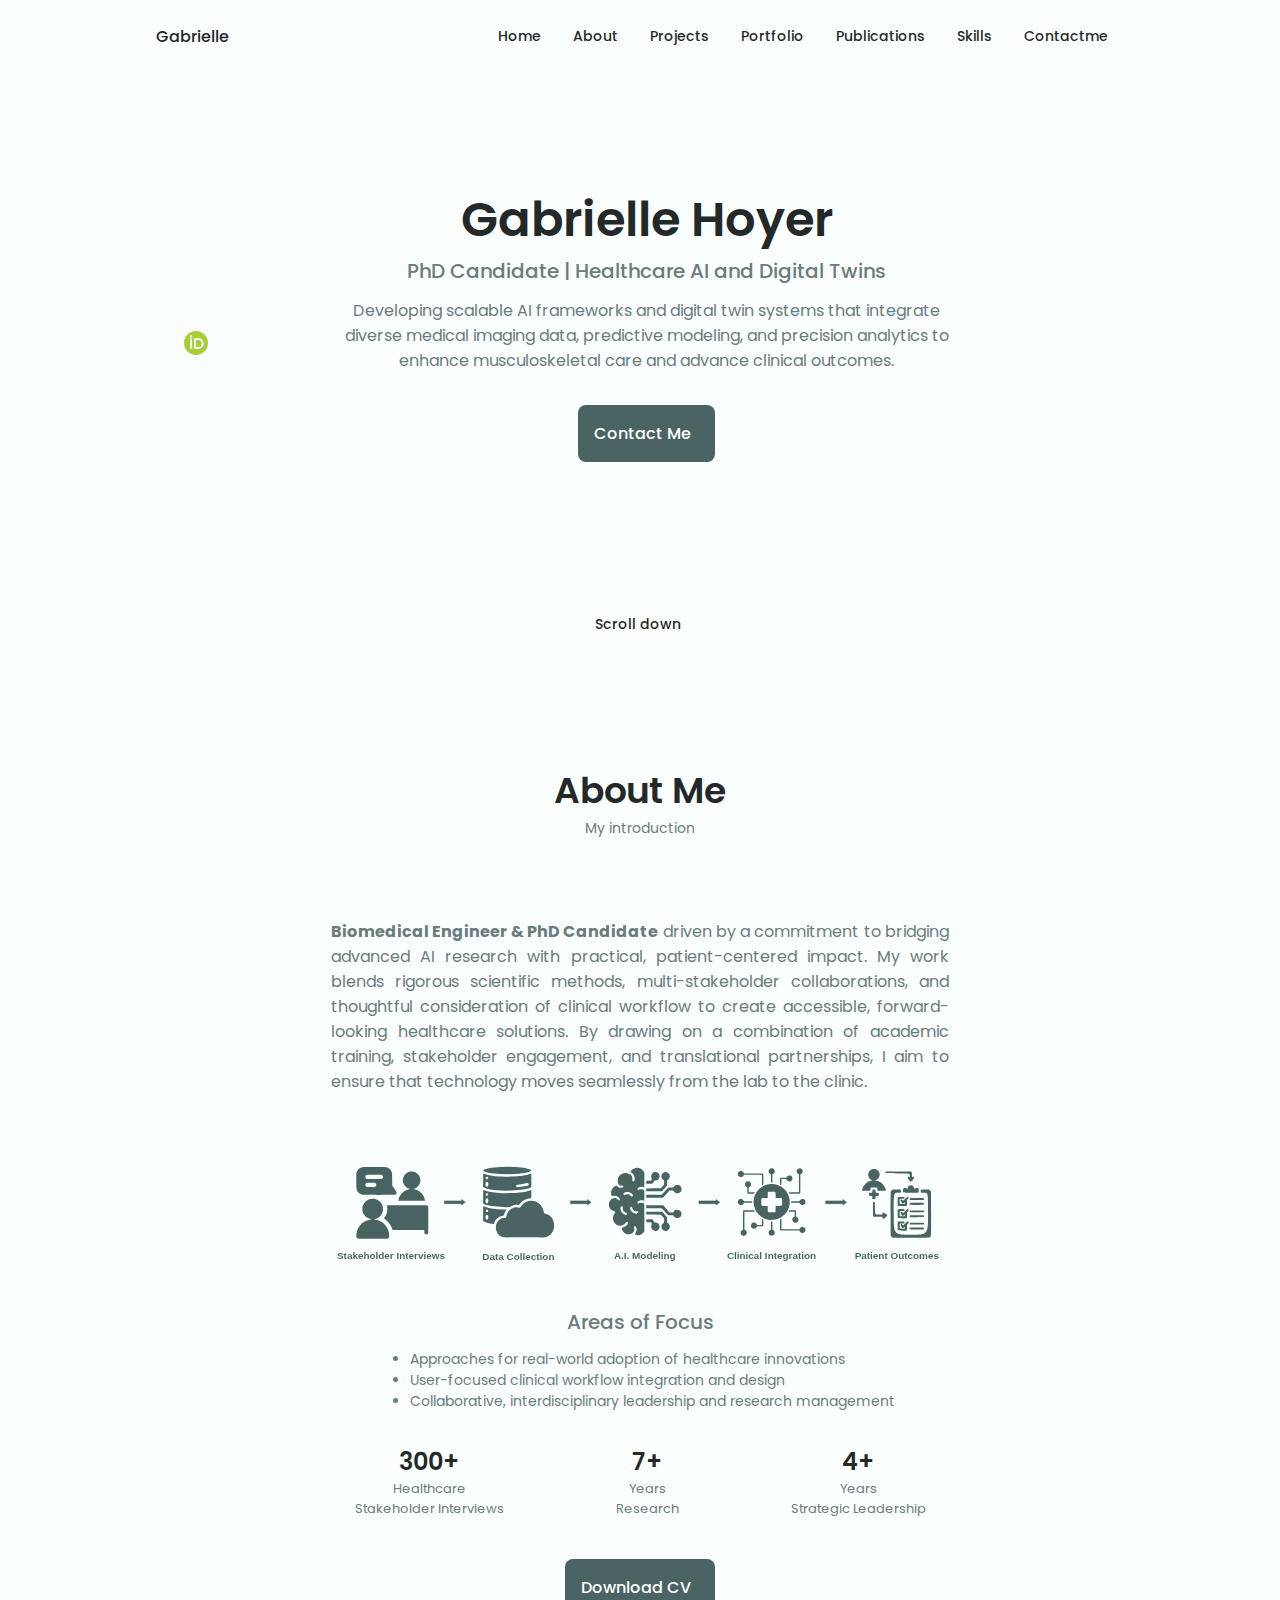
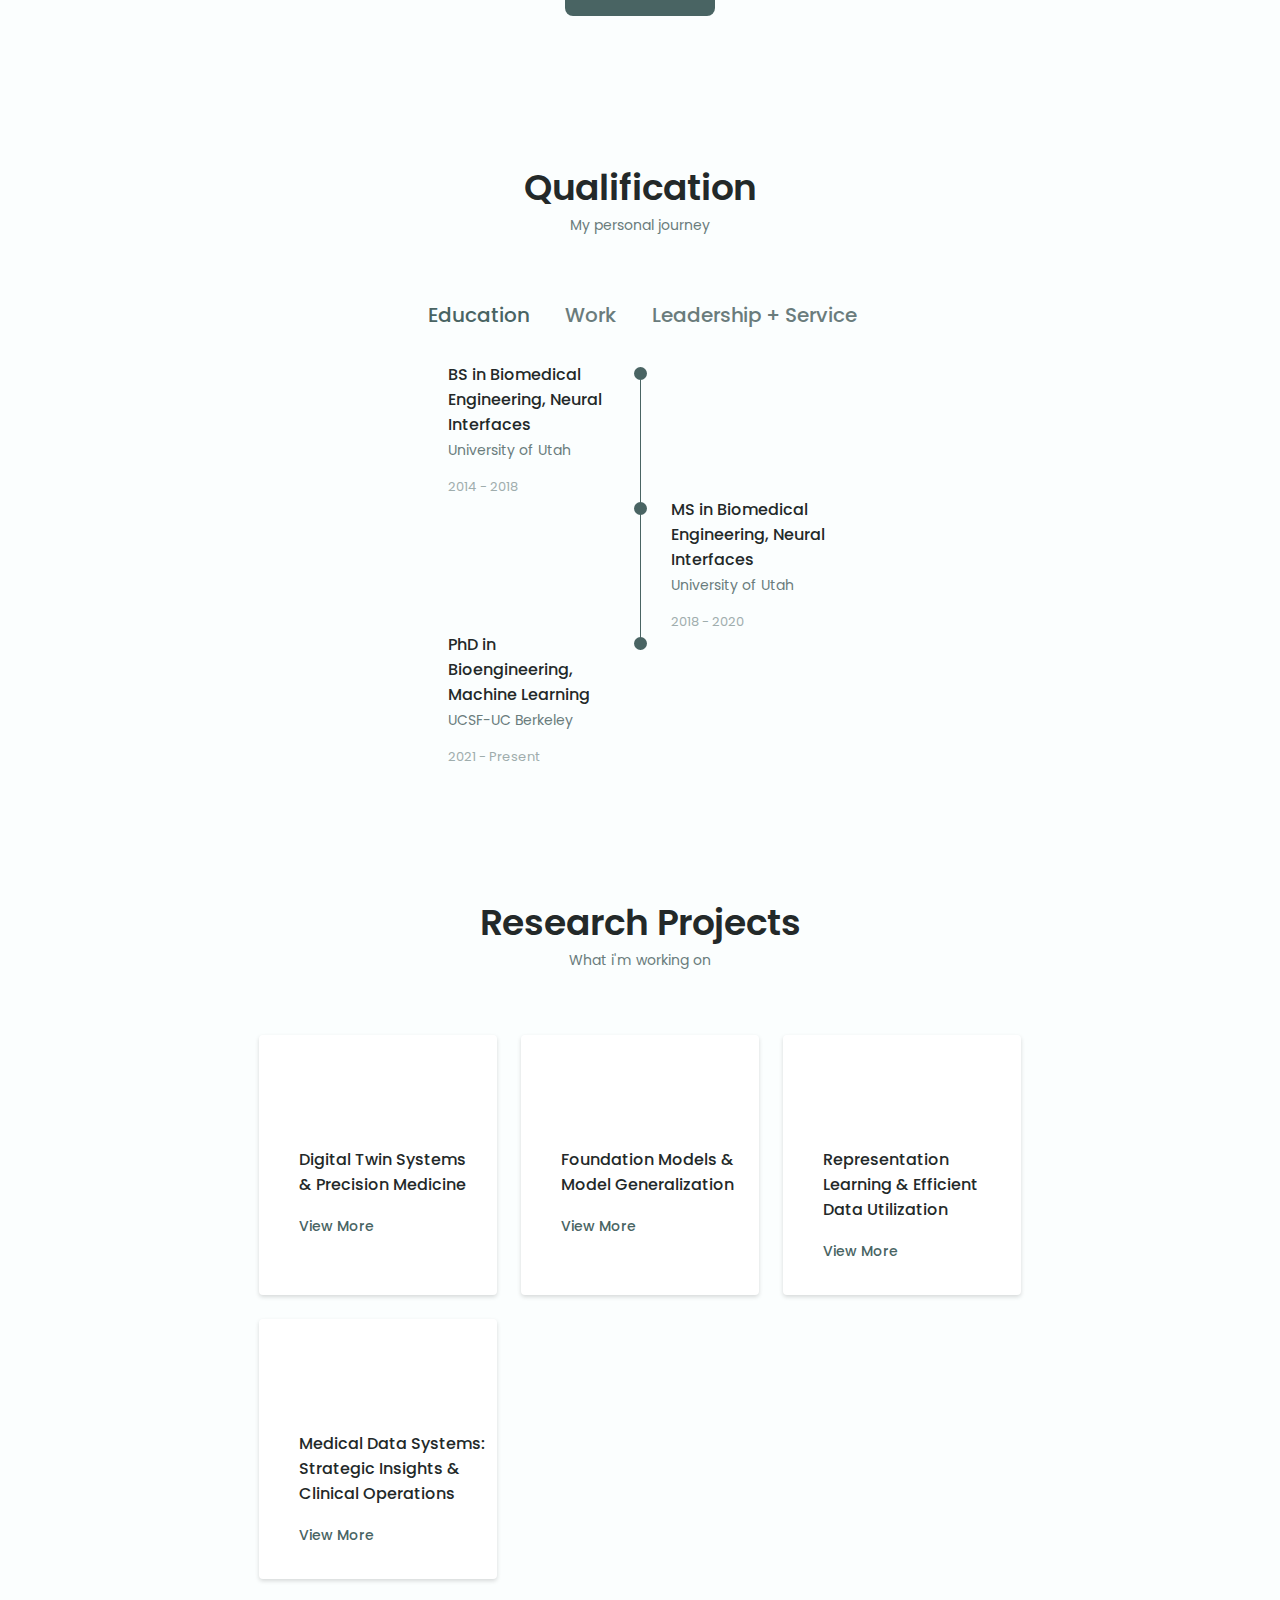
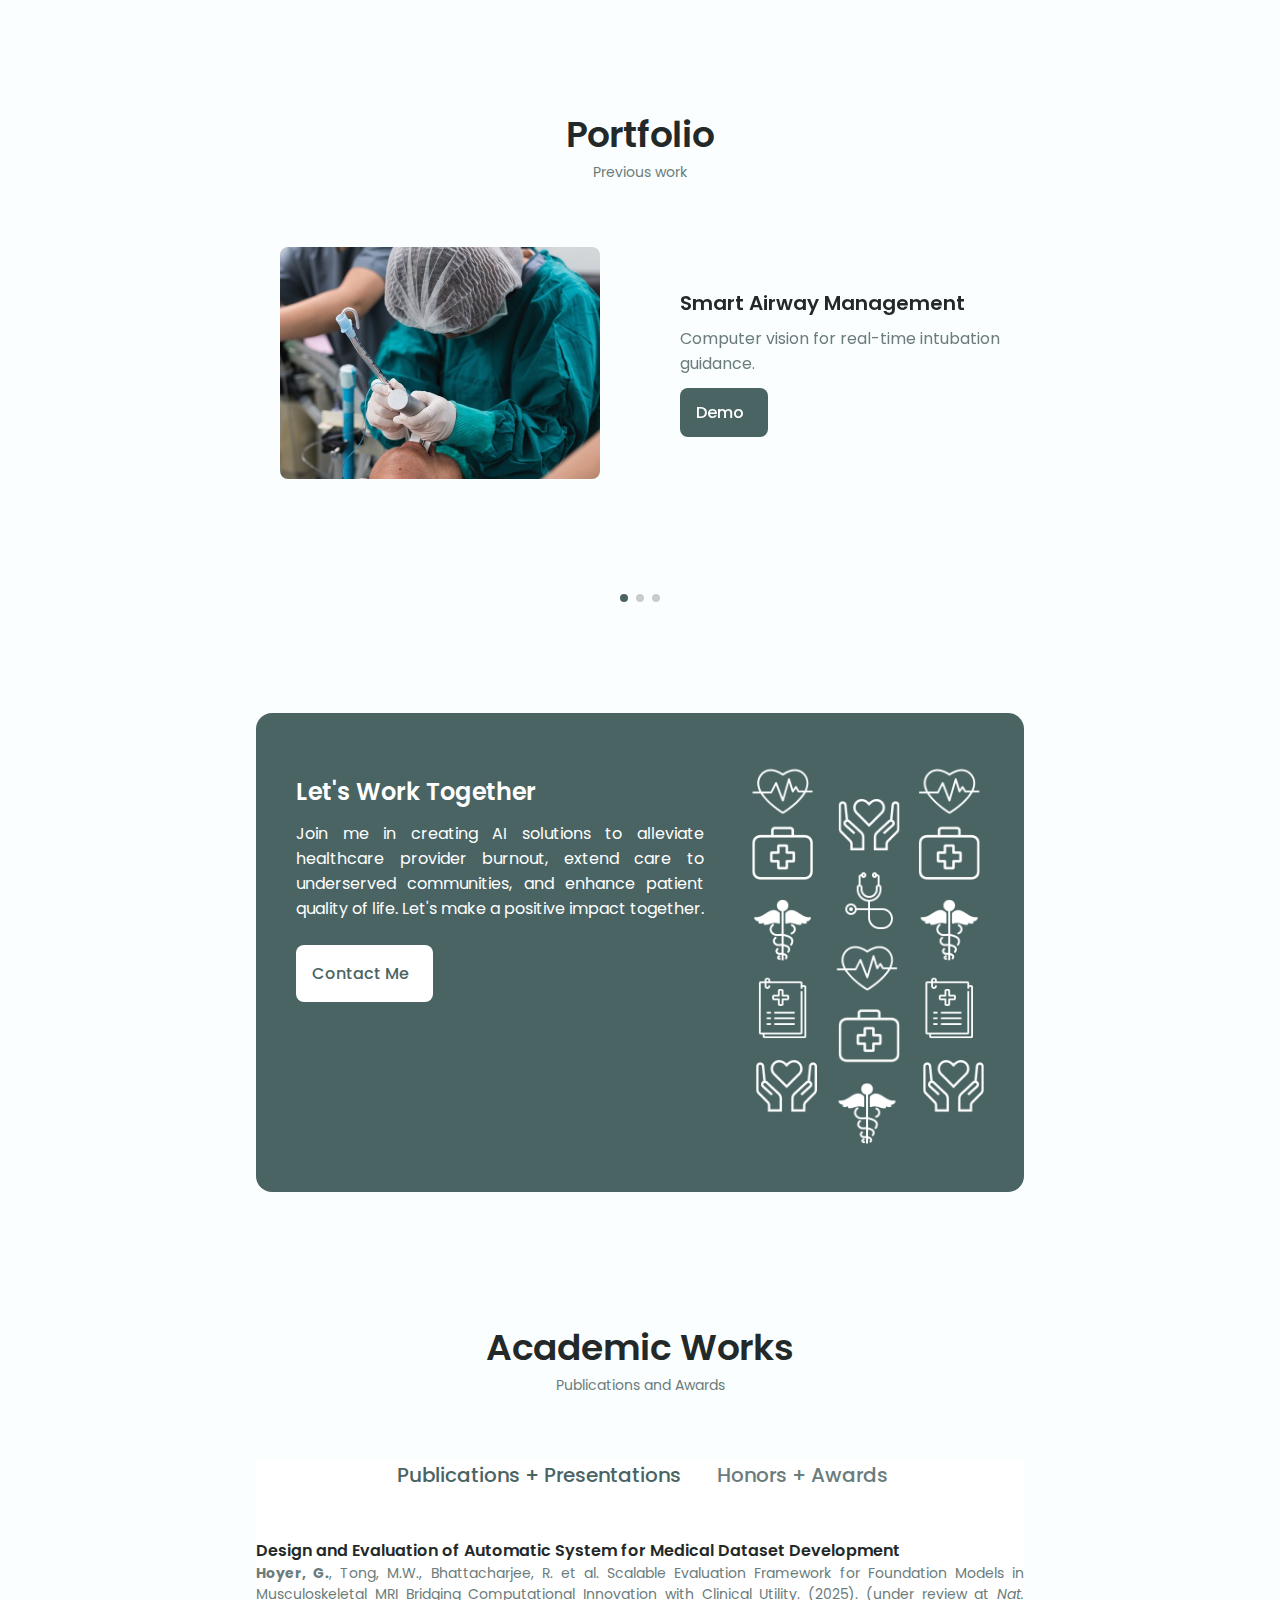
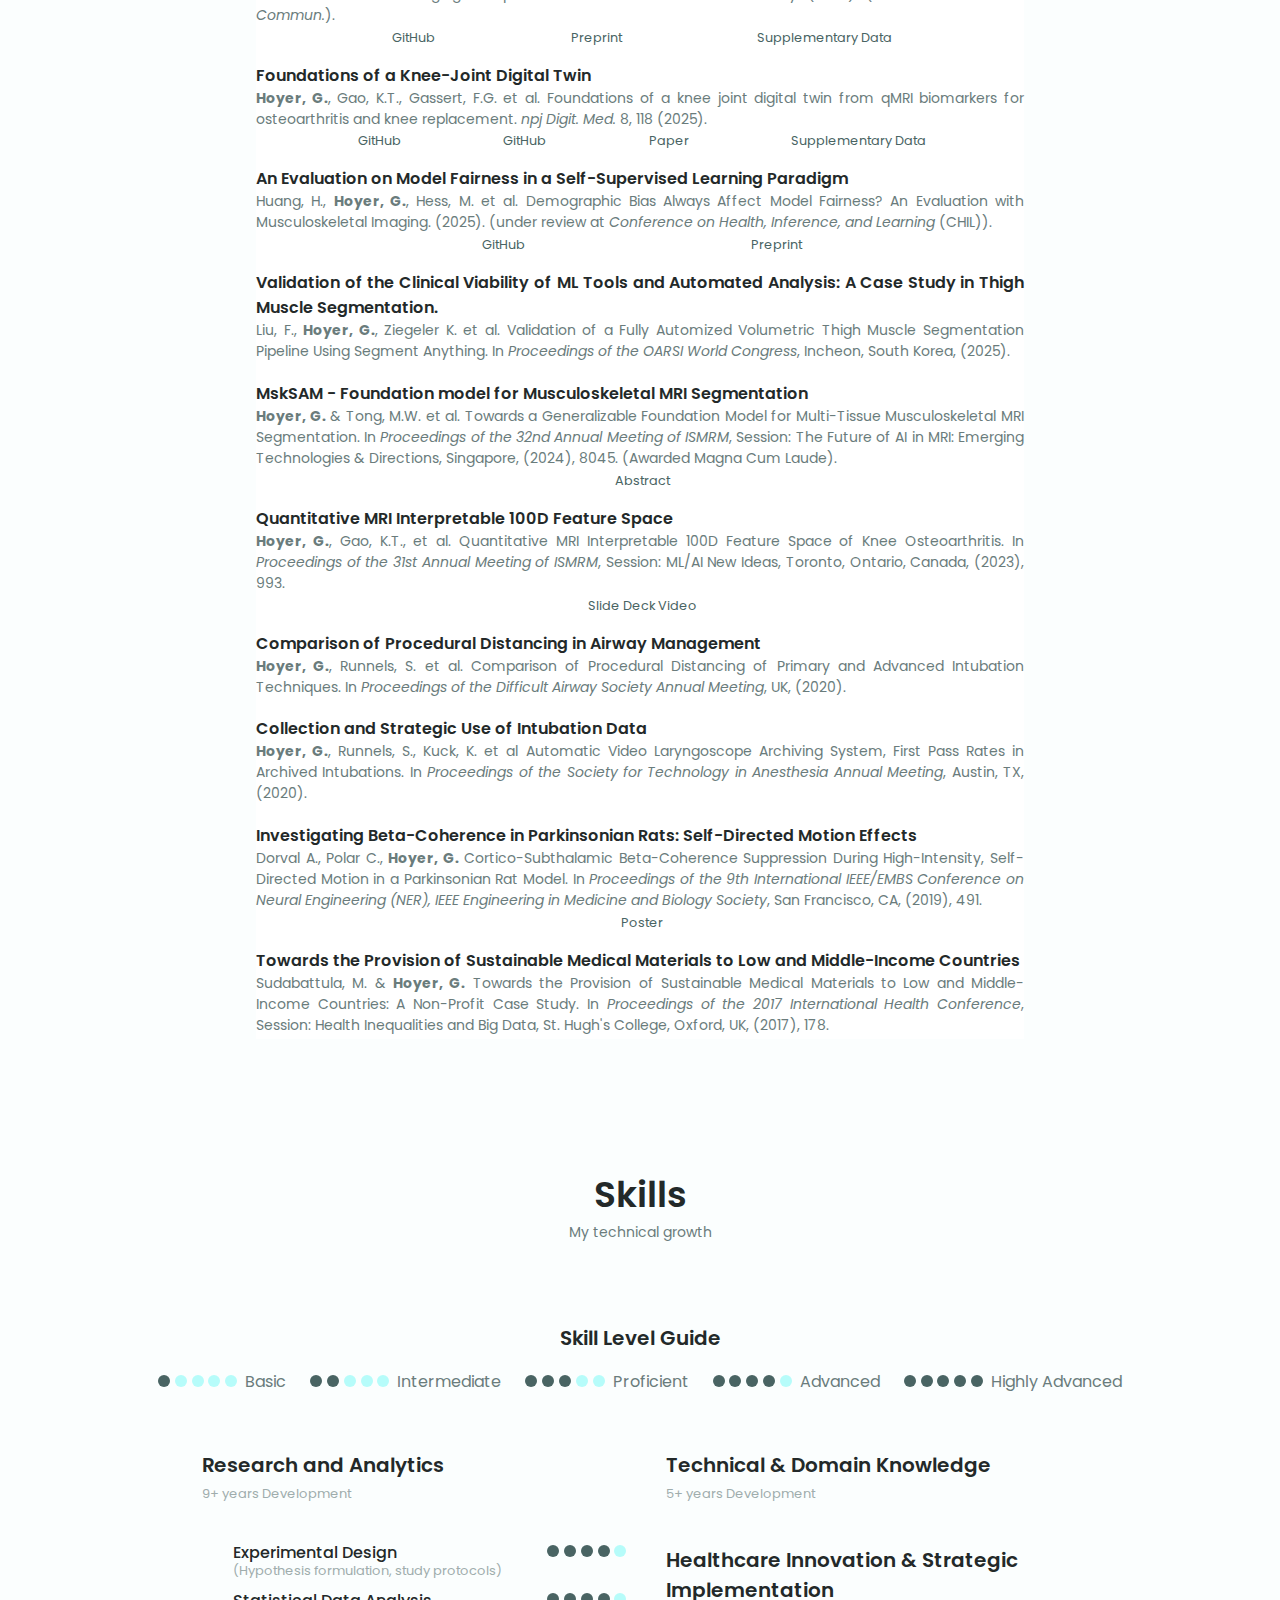
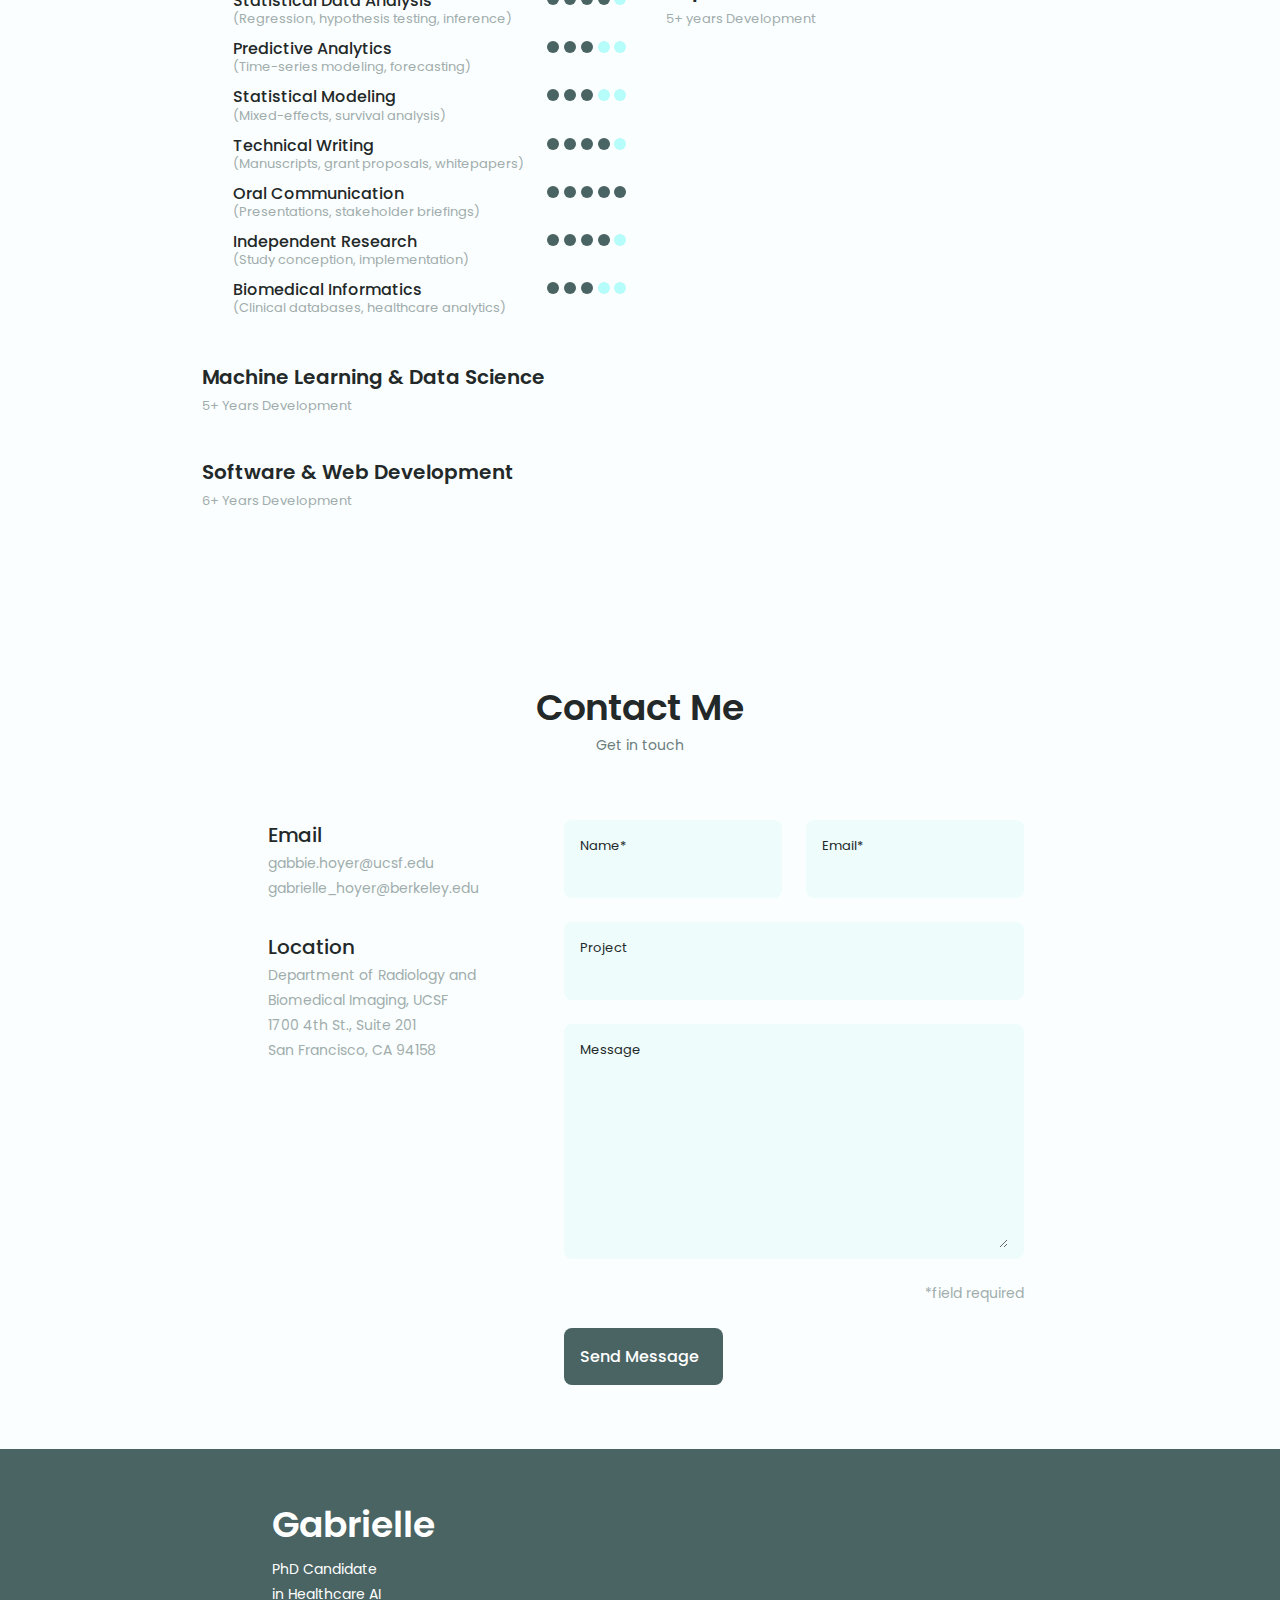
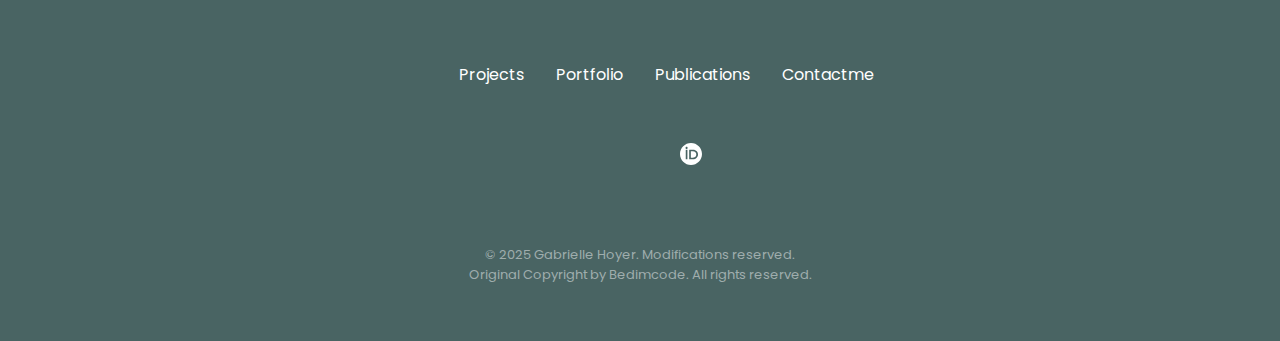
<file: index.html>
<!DOCTYPE html>
    <html lang="en">
    <head>
        <meta charset="UTF-8">
        <meta name="viewport" content="width=device-width, initial-scale=1.0">

        <!--==================== UNICONS ====================-->
        <link rel="stylesheet" href="https://unicons.iconscout.com/release/v4.0.8/css/line.css">

        <!--==================== Font Awesome ====================-->
        <link rel="stylesheet" href="https://unicons.iconscout.com/release/v4.0.8/css/line.css">
        
        <!--==================== SWIPER CSS ====================-->
        <link rel="stylesheet" href="assets/css/swiper-bundle.min.css">

        <!--==================== CSS ====================-->
        <link rel="stylesheet" href="assets/css/styles.css">

        <title>Hoyer Portfolio Website</title>
    </head>
    <body>
        <!--==================== HEADER ====================-->
        <header class="header" id="header">
            <nav class="nav container">
                <a href="#" class="nav__logo">Gabrielle</a>

                <div class="nav__menu" id="nav-menu">
                    <ul class="nav__list grid">
                        <li class="nav__item">
                            <a href="#home" class="nav__link">
                                <i class="uil uil-estate nav__icon"></i> Home
                            </a>
                        </li>

                        <li class="nav__item">
                            <a href="#about" class="nav__link">
                                <i class="uil uil-user nav__icon"></i> About
                            </a>
                        </li>

                        <!-- services now projects -->
                        <li class="nav__item">
                            <a href="#services" class="nav__link">
                                <i class="uil uil-briefcase-alt nav__icon"></i> Projects
                            </a>
                        </li>

                        <li class="nav__item">
                            <a href="#portfolio" class="nav__link">
                                <i class="uil uil-scenery nav__icon"></i> Portfolio
                            </a>
                        </li>

                        <li class="nav__item">
                            <a href="#publication_award" class="nav__link">
                                <i class="uil uil-books nav__icon"></i> Publications
                            </a>
                        </li>

                        <li class="nav__item">
                            <a href="#skills" class="nav__link">
                                <i class="uil uil-file-alt nav__icon"></i> Skills
                            </a>
                        </li>

                        <li class="nav__item">
                            <a href="#contact" class="nav__link">
                                <i class="uil uil-message nav__icon"></i> Contactme
                            </a>
                        </li>
                    </ul>

                    <i class="uil uil-times nav__close" id="nav-close"></i>
                </div>

                <div class="nav__btns">
                    <!-- Theme change button -->
                    <i class="uil uil-moon change-theme" id="theme-button"></i>
                    
                    <div class="nav__toggle" id="nav-toggle">
                        <i class="uil uil-apps"></i>
                    </div>
                </div>
            </nav>
        </header>

        <!--==================== MAIN ====================-->
        <main class="main">
            <!--==================== HOME ====================-->
            <section class="home section" id="home">
                <div class="home__container container grid">
                    <div class="home__content grid">
                        <div class="home__social">
                            <a href="https://www.linkedin.com/in/gabrielle-hoyer/" target="_blank" class="home__social-icon">
                                <i class="uil uil-linkedin-alt"></i>
                            </a>

                            <a href="https://github.com/gabbieHoyer" target="_blank" class="home__social-icon">
                                <i class="uil uil-github-alt"></i>
                            </a>

                            <a href="https://radiology.ucsf.edu/research/labs/musculoskeletal-quantitative-imaging/labs/majumdar-lab" target="_blank" class="home__social-icon">
                                <i class="uil uil-flask"></i>
                            </a>

                            <a href="https://orcid.org/0000-0002-1694-1097" target="_blank" class="home__social-icon">
                                <img src="assets/img/ORCID-iD_icon_vector.svg" alt="ORCID" style="width:24px; height:24px;">
                            </a>

                        </div>

                        <!-- <div class="home__img">
                            <svg class="home__blob" viewBox="0 0 200 187" xmlns="http://www.w3.org/2000/svg" xmlns:xlink="http://www.w3.org/1999/xlink">
                                <mask id="mask0" mask-type="alpha">
                                    <path d="M190.312 36.4879C206.582 62.1187 201.309 102.826 182.328 134.186C163.346 165.547 
                                    130.807 187.559 100.226 186.353C69.6454 185.297 41.0228 161.023 21.7403 129.362C2.45775 
                                    97.8511 -7.48481 59.1033 6.67581 34.5279C20.9871 10.1032 59.7028 -0.149132 97.9666 
                                    0.00163737C136.23 0.303176 174.193 10.857 190.312 36.4879Z"/>
                                </mask>
                                <g mask="url(#mask0)">
                                    <path d="M190.312 36.4879C206.582 62.1187 201.309 102.826 182.328 134.186C163.346 
                                    165.547 130.807 187.559 100.226 186.353C69.6454 185.297 41.0228 161.023 21.7403 
                                    129.362C2.45775 97.8511 -7.48481 59.1033 6.67581 34.5279C20.9871 10.1032 59.7028 
                                    -0.149132 97.9666 0.00163737C136.23 0.303176 174.193 10.857 190.312 36.4879Z"/>
                                    
                                    <image class="home__blob-img" x='12' y='1' xlink:href="assets/img/Hoyer_perfil_short.png"/>
                                </g>
                            </svg>                            
                        </div> -->

                        <!-- <div class="home__data">
                            <h1 class="home__title">Hi, I'm Gabrielle</h1>
                            <h3 class="home__subtitle">PhD Candidate in Healthcare AI</h3>
                            <p class="home__description">Exploring the frontiers of medical technology through innovative research 
                                and artificial intelligence to advance patient care.</p> -->

                        <div class="home__data">
                            <h1 class="home__title">Gabrielle Hoyer</h1>
                            <h3 class="home__subtitle">PhD Candidate | Healthcare AI and Digital Twins</h3>
                            <p class="home__description">
                                Developing scalable AI frameworks and digital twin systems that integrate diverse medical imaging data, predictive modeling, and precision analytics to enhance musculoskeletal care and advance clinical outcomes.
                            </p>

                            <a href="#contact" class="button button--flex">
                                Contact Me <i class="uil uil-message button__icon"></i>
                            </a>
                        </div>
                        
                    </div>
                    
                    <div class="home__scroll">
                        <a href="#about" class="home__scroll-button button--flex">
                            <i class="uil uil-mouse-alt home__scroll-mouse"></i>
                            <span class="home__scroll-name">Scroll down</span>
                            <i class="uil uil-arrow-down home__scroll-arrow"></i>
                        </a>
                    </div>

                </div>
            </section>

            <!--==================== ABOUT ====================-->
                        <!-- <p class="about__description">Biomedical engineer and Ph.D. candidate harnessing AI in healthcare
                            to enhance diagnostics and treatment, reduce health inequities, and advance medical imaging technologies.
                        </p> -->
            
            <section class="about section" id="about">
                <h2 class="section__title">About Me</h2>
                <span class="section__subtitle">My introduction</span>
            
                <div class="about__container container">
                    <!-- About text -->
                    <p class="about__description">
                        <strong>Biomedical Engineer &amp; PhD Candidate</strong> driven by a commitment to bridging advanced AI research with practical, 
                        patient-centered impact. My work blends rigorous scientific methods, multi-stakeholder collaborations, and thoughtful consideration 
                        of clinical workflow to create accessible, forward-looking healthcare solutions. By drawing on a combination of academic training, 
                        stakeholder engagement, and translational partnerships, I aim to ensure that technology moves seamlessly from the lab to the clinic.
                    </p>
            
                    <!-- Diagram -->
                    <!-- <div class="about__diagram">
                        <img src="assets/img/diagram.png" alt="Diagram" class="about__img">
                    </div> -->
            
                    <!-- <a href="#" class="home__social-icon">
                        <img src="assets/img/outcomes_new2.svg" alt="Outcomes Icon">
                    </a> -->

                    <!-- <div class="about__diagram">
                        <img src="assets/img/outcomes_new2.svg" alt="Diagram" class="filter-green">
                    </div> -->

                    <div class="about__diagram">
                        <img src="assets/img/diagram2.svg" alt="Diagram" class="filter-green">
                    </div>
                      
                    <!-- Bullet points -->
                    <h3 class="home__subtitle">Areas of Focus</h3>
                    <ul class="about__list">
                        <li>Approaches for real-world adoption of healthcare innovations</li>
                        <li>User-focused clinical workflow integration and design</li>
                        <li>Collaborative, interdisciplinary leadership and research management</li>
                    </ul>
            
                    <!-- Info boxes -->
                    <div class="about__info">
                        <div>
                            <span class="about__info-title">300+</span>
                            <span class="about__info-name">Healthcare <br> Stakeholder Interviews</span>
                        </div>
                        <div>
                            <span class="about__info-title">7+</span>
                            <span class="about__info-name">Years <br> Research</span>
                        </div>
                        <div>
                            <span class="about__info-title">4+</span>
                            <span class="about__info-name">Years <br> Strategic Leadership</span>
                        </div>
                    </div>
            
                    <!-- CV Button -->
                    <div class="about__buttons">
                        <a download="" href="assets/pdf/Hoyer_CV_2025.pdf" class="button button--flex">
                            Download CV <i class="uil uil-download-alt button__icon"></i>
                        </a>
                    </div>
                </div>
            </section>
                        

            <!-- <section class="about section" id="about">
                <h2 class="section__title">About Me</h2>
                <span class="section__subtitle">My introduction</span>

                <div class="about__container container grid">
                    <img src="assets/img/Hoyer_about_square.jpg" alt="" class="about__img">

                    <div class="about__data">

                        <p class="about__description">
                            <strong>Biomedical Engineer & PhD Candidate</strong> driven by a commitment to bridging advanced AI research with practical, 
                            patient-centered impact. My work blends rigorous scientific methods, multi-stakeholder collaborations, and thoughtful consideration 
                            of clinical workflow to create accessible, forward-looking healthcare solutions. By drawing on a combination of academic training, 
                            stakeholder engagement, and translational partnerships, I aim to ensure that technology moves seamlessly from the lab to the clinic.
                        </p>

                        <h3 class="home__subtitle">Areas of Focus</h3>
                        <ul class="about__description">
                            <li>Approaches for real-world adoption of healthcare innovations</li>
                            <li>User-focused clinical workflow integration and design</li>
                            <li>Collaborative, interdisciplinary leadership and research management</li>
                        </ul>

                        <div class="about__info">
                            <div>
                                <span class="about__info-title">300+</span>
                                <span class="about__info-name">Healthcare <br> Stakeholder <br> Interviews</span>
                            </div>

                            <div>
                                <span class="about__info-title">7+</span>
                                <span class="about__info-name">Years <br> Research</span>
                            </div>

                            <div>
                                <span class="about__info-title">4+</span>
                                <span class="about__info-name">Years <br> Strategic <br> Leadership</span>
                            </div>
                        </div>

                        <div class="about__buttons">
                            <a download="" href="assets/pdf/Hoyer_CV_2024.pdf" class="button button--flex">
                                Download CV <i class="uil uil-download-alt button__icon"></i>
                            </a>
                        </div>
                    </div>
                </div>
            </section> -->
            

            <!--==================== QUALIFICATION ====================-->

            <section class="qualification section">
                <h2 class="section__title">Qualification</h2>
                <span class="section__subtitle">My personal journey</span>

                <div class="qualification__container container">
                    <div class="qualification__tabs">
                        <div class="qualification__button button--flex qualification__active" data-target="#education">
                            <i class="uil uil-graduation-cap qualification__icon"></i>
                            Education
                        </div>

                        <div class="qualification__button button--flex" data-target="#work">
                            <i class="uil uil-briefcase-alt qualification__icon"></i>
                            Work
                        </div>   
                        
                        <div class="qualification__button button--flex" data-target="#leadership_service">
                            <i class="uil uil-heart-medical qualification__icon"></i>
                            Leadership + Service
                        </div>
                    </div>

                    <div class="qualification__sections">
                        <!--=============== QUALIFICATION CONTENT 1 ===============-->
                        <div class="qualification__content qualification__active" data-content id="education">
                            
                            <!-- =============== QUALIFICATION 1 =============== -->
                            <div class="qualification__data">
                                <div>
                                    <h3 class="qualification__title">BS in Biomedical Engineering, Neural Interfaces</h3>
                                    <span class="qualification__subtitle">University of Utah</span>
                                    <div class="qualification__calendar">
                                        <i class="uil uil-calendar-alt"></i>
                                        2014 - 2018
                                    </div>
                                </div>
                                <div>
                                    <span class="qualification__rounder"></span>
                                    <span class="qualification__line"></span>
                                </div>
                            </div>
                            
                            <!--=============== QUALIFICATION 2 ===============-->
                            <div class="qualification__data">
                                <div></div>

                                <div>
                                    <span class="qualification__rounder"></span>
                                    <span class="qualification__line"></span>
                                </div>
                                <div>
                                    <h3 class="qualification__title">MS in Biomedical Engineering, Neural Interfaces</h3>
                                    <span class="qualification__subtitle">University of Utah</span>
                                    <div class="qualification__calendar">
                                        <i class="uil uil-calendar-alt"></i>
                                        2018 - 2020
                                    </div>
                                </div>
                            </div>

                            <!--=============== QUALIFICATION 3 ===============-->                           
                            <div class="qualification__data">
                                <div>
                                    <h3 class="qualification__title">PhD in Bioengineering, Machine Learning</h3>
                                    <span class="qualification__subtitle">UCSF-UC Berkeley </span>
                                    <div class="qualification__calendar">
                                        <i class="uil uil-calendar-alt"></i>
                                        2021 - Present
                                    </div>
                                </div>
                                <div>
                                    <span class="qualification__rounder"></span>
                                    <!-- <span class="qualification__line"></span> -->
                                </div>
                            </div>                           
                        </div>
    
                        <!--=============== QUALIFICATION CONTENT 2 ===============-->
                        <div class="qualification__content" data-content id="work">

                            <!--=============== QUALIFICATION 1 ===============-->                           
                            <div class="qualification__data">
                                <div>
                                    <h3 class="qualification__title">Undergraduate Research Assistant</h3>
                                    <span class="qualification__subtitle">Neural Information Lab, University of Utah</span>
                                    <div class="qualification__calendar">
                                        <i class="uil uil-calendar-alt"></i>
                                        2014 – 2017
                                    </div>
                                </div>
                        
                                <div>
                                    <span class="qualification__rounder"></span>
                                    <span class="qualification__line"></span>
                                </div>
                            </div>
                            
                            <!--=============== QUALIFICATION 2 ===============-->  
                            <div class="qualification__data">
                                <div></div>
                                
                                <div class="qualification__time">
                                    <span class="qualification__rounder"></span>
                                    <span class="qualification__line"></span>
                                </div>
                            
                                <div>
                                    <h3 class="qualification__title">Undergraduate Research Assistant</h3>
                                    <span class="qualification__subtitle">Mechanisms of Synaptic Functions Lab, University of Utah</span>
                                    <div class="qualification__calendar">
                                        <i class="uil uil-calendar-alt"></i>
                                        2016 – 2018
                                    </div>
                                </div>
                            </div>

                            <!--=============== QUALIFICATION 3 ===============-->
                            <div class="qualification__data">
                                <div>
                                    <h3 class="qualification__title">Product Development Engineering Intern</h3>
                                    <span class="qualification__subtitle">Ortho Development, SLC, UT</span>
                                    <div class="qualification__calendar">
                                        <i class="uil uil-calendar-alt"></i>
                                        2017 – 2018
                                    </div>
                                </div>
                            
                                <div>
                                    <span class="qualification__rounder"></span>
                                    <span class="qualification__line"></span>
                                </div>
                            </div>

                            <!--=============== QUALIFICATION 4 ===============-->
                            <div class="qualification__data">
                                <div></div>
                            
                                <div class="qualification__time">
                                    <span class="qualification__rounder"></span>
                                    <span class="qualification__line"></span>
                                </div>
                            
                                <div>
                                    <h3 class="qualification__title">Data Science Impact Fellow</h3>
                                    <span class="qualification__subtitle">Sorenson Impact Center, SLC, UT</span>
                                    <div class="qualification__calendar">
                                        <i class="uil uil-calendar-alt"></i>
                                        2018
                                    </div>
                                </div>
                            </div>
                    
                            <!--=============== QUALIFICATION 5 ===============-->
                            <div class="qualification__data">
                                <div>
                                    <h3 class="qualification__title">Graduate Researcher</h3>
                                    <span class="qualification__subtitle">Computer Vision in Anesthesiology Lab, University of Utah</span>
                                    <div class="qualification__calendar">
                                        <i class="uil uil-calendar-alt"></i>
                                        2018 – 2021
                                    </div>
                                </div>
                        
                                <div>
                                    <span class="qualification__rounder"></span>
                                    <span class="qualification__line"></span>
                                </div>
                            </div>

                            <!--=============== QUALIFICATION 6 ===============-->
                            <div class="qualification__data">
                                <div></div>
                        
                                <div class="qualification__time">
                                    <span class="qualification__rounder"></span>
                                    <span class="qualification__line"></span>
                                </div>
                        
                                <div>
                                    <h3 class="qualification__title">Software Development Intern</h3>
                                    <span class="qualification__subtitle">Compassion International, Colorado Springs, CO</span>
                                    <div class="qualification__calendar">
                                        <i class="uil uil-calendar-alt"></i>
                                        2020
                                    </div>
                                </div>
                            </div>

                            <!--=============== QUALIFICATION 7 ===============-->
                            <div class="qualification__data">
                                <div>
                                    <h3 class="qualification__title">Technical Lead</h3>
                                    <span class="qualification__subtitle">A.I. Healthcare Venture, NSF National I-Corps Program, Winter Cohort</span>
                                    <div class="qualification__calendar">
                                        <i class="uil uil-calendar-alt"></i>
                                        2021
                                    </div>
                                </div>
                        
                                <div>
                                    <span class="qualification__rounder"></span>
                                    <span class="qualification__line"></span>
                                </div>
                            </div>

                            <!--=============== QUALIFICATION 8 ===============-->
                            <div class="qualification__data">
                                <div></div>
                        
                                <div class="qualification__time">
                                    <span class="qualification__rounder"></span>
                                    <!-- <span class="qualification__line"></span> -->
                                </div>
                        
                                <div>
                                    <h3 class="qualification__title">PhD Researcher</h3>
                                    <span class="qualification__subtitle">Musculoskeletal Quantitative Imaging Research Group, UCSF, CA</span>
                                    <div class="qualification__calendar">
                                        <i class="uil uil-calendar-alt"></i>
                                        2022 – Present
                                    </div>
                                </div>
                            </div>
                        </div>

                        <!--=============== QUALIFICATION CONTENT 3 ===============-->
                        <div class="qualification__content" data-content id="leadership_service">
                           
                            <!--=============== QUALIFICATION 1 ===============-->
                            <div class="qualification__data">
                                <div>
                                    <h3 class="qualification__title">Volunteer Lab Technician</h3>
                                    <span class="qualification__subtitle">Orthotics and Prosthetics Department, Shriners Hospital for Children - SLC, UT</span>
                                    <div class="qualification__calendar">
                                        <i class="uil uil-calendar-alt"></i>
                                        2014 – 2016
                                    </div>
                                </div>
                        
                                <div>
                                    <span class="qualification__rounder"></span>
                                    <span class="qualification__line"></span>
                                </div>
                            </div>
                            
                            <!--=============== QUALIFICATION 2 ===============-->
                            <div class="qualification__data">
                                <div></div>
                        
                                <div class="qualification__time">
                                    <span class="qualification__rounder"></span>
                                    <span class="qualification__line"></span>
                                </div>
                        
                                <div>
                                    <h3 class="qualification__title">Director of Research + Project Development</h3>
                                    <span class="qualification__subtitle">Project Embrace nonprofit - SLC, UT</span>
                                    <div class="qualification__calendar">
                                        <i class="uil uil-calendar-alt"></i>
                                        2016 – 2018
                                    </div>
                                </div>
                            </div>

                            <!--=============== QUALIFICATION 3 ===============-->
                            <div class="qualification__data">
                                <div>
                                    <h3 class="qualification__title">College of Engineering Ambassador</h3>
                                    <span class="qualification__subtitle">University of Utah - SLC, UT</span>
                                    <div class="qualification__calendar">
                                        <i class="uil uil-calendar-alt"></i>
                                        2017 – 2019
                                    </div>
                                </div>
                            
                                <div>
                                    <span class="qualification__rounder"></span>
                                    <span class="qualification__line"></span>
                                </div>
                            </div>

                            <!--=============== QUALIFICATION 4 ===============-->
                            <div class="qualification__data">
                                <div></div>
                        
                                <div class="qualification__time">
                                    <span class="qualification__rounder"></span>
                                    <!-- <span class="qualification__line"></span> -->
                                </div>
                        
                                <div>
                                    <h3 class="qualification__title">Chief Development Officer</h3>
                                    <span class="qualification__subtitle">Project Embrace nonprofit - SLC, UT</span>
                                    <div class="qualification__calendar">
                                        <i class="uil uil-calendar-alt"></i>
                                        2018 – 2022
                                    </div>
                                </div>
                            </div>
                        </div>
                        <!--=============== END QUALIFICATION CONTENT ===============-->
                    </div>
                </div>
            </section>

            <!--==================== Research Projects ====================-->
            <section class="services section" id="services">
                <h2 class="section__title">Research Projects</h2>
                <span class="section__subtitle">What i'm working on</span>

                <div class="services__container container grid">
                    <!--=============== SERVICES 1 ===============-->
                    <div class="services__content">
                        <div>
                            <!-- <i class="uil uil-web-grid services__icon"></i> -->
                            <i class="uil uil uil-hunting services__icon"></i>
                            <!-- <h3 class="services__title">Ui/Ux <br> Designer</h3> -->
                            <h3 class="services__title">Digital Twin Systems<br> & Precision Medicine</h3>
                        </div>
                        <span class="button button--flex button--small button--link services__button">
                            View More 
                            <i class="uil uil-arrow-right button__icon"></i>
                        </span>

                        <div class="services__modal">
                            <div class="services__modal-content">
                                <!-- <h4 class="services__modal-title">Ui/Ux <br> Designer</h4> -->
                                <h4 class="services__modal-title">Digital Twin Systems<br> & Precision Medicine</h4>
                                <i class="uil uil-times services__modal-close"></i>
    
                                <ul class="services__modal-services grid">
                                    <li class="services__modal-service">
                                        <i class="uil uil-check-circle services__modal-icon"></i>
                                        <!-- <p>I develop the user interface.</p> -->
                                        <p>Developing personalized digital twin systems that integrate multi-modal clinical data (imaging, clinical demographics, biomechanical signals, and 3D anatomical representations) for precise musculoskeletal health management.</p>
                                    </li>
                                    <li class="services__modal-service">
                                        <i class="uil uil-check-circle services__modal-icon"></i>
                                        <!-- <p>Web page development.</p> -->
                                        <p>Applying advanced causal inference, predictive analytics, and generative AI to perform longitudinal analyses and individualized scenario simulations.</p>
                                    </li>
                                    <li class="services__modal-service">
                                        <i class="uil uil-check-circle services__modal-icon"></i>
                                        <!-- <p>I create ux element interactions.</p> -->
                                        <p>Creating interactive decision-support tools that allow clinicians and researchers to explore preventive care strategies, disease trajectories, and personalized treatment plans.</p>
                                    </li>
                                    <li class="services__modal-service">
                                        <i class="uil uil-check-circle services__modal-icon"></i>
                                        <!-- <p>I position your company brand.</p> -->
                                        <p>Establishing analytical methods and software platforms to enable real-time clinical translation and improve patient-specific clinical outcomes.</p>
                                    </li>
                                    <!-- ... -->
                                    <li class="resource-links">
                                        <a href="https://github.com/gabbieHoyer/OAI_digital_twins" target="_blank" rel="noopener noreferrer" aria-label="View on GitHub">
                                            <i class="uil uil-github-alt"></i>
                                            <span class="link-text">GitHub</span>
                                        </a>
                                        <a href="https://youtu.be/611vjjYGb8o" target="_blank" rel="noopener noreferrer" aria-label="View Slide Deck">
                                            <i class="uil uil-play-circle"></i>
                                            <span class="link-text">Slide Deck Video</span>
                                        </a>
                                        <a href="https://www.nature.com/articles/s41746-025-01507-3" target="_blank" rel="noopener noreferrer" aria-label="View Open Access Paper">
                                            <i class="uil uil-file-alt"></i>
                                            <span class="link-text">Paper</span>
                                        </a>
                                    </li>
                                </ul>
                            </div>
                        </div>
                    </div>

                    <!--=============== SERVICES 2 ===============-->
                    <div class="services__content">
                        <div>
                            <!-- <i class="uil uil-arrow services__icon"></i> -->
                            <i class="uil uil-code-branch services__icon"></i>
                            <!-- <h3 class="services__title">Frontend <br> Developer</h3> -->
                            <!-- <h2 class="services__title">mskSAM</h2> -->
                            <h3 class="services__title">Foundation Models &<br>Model Generalization</h3>
                        </div>

                        <span class="button button--flex button--small button--link services__button">
                            View More 
                            <i class="uil uil-arrow-right button__icon"></i>
                        </span>

                        <div class="services__modal">
                            <div class="services__modal-content">
                                <!-- <h4 class="services__modal-title">Frontend <br> Developer</h4> -->
                                <!-- <h3 class="services__modal-title">mskSAM</h3> -->
                                <h4 class="services__modal-title">Foundation Models &<br> Model Generalization</h4>
                                <i class="uil uil-times services__modal-close"></i>
    
                                <ul class="services__modal-services grid">
                                    <li class="services__modal-service">
                                        <i class="uil uil-check-circle services__modal-icon"></i>
                                        <p>Investigating foundational AI models, including the Segment Anything Model (SAM), for generalizability across different anatomical structures, patient populations, and imaging modalities in musculoskeletal MRI.</p>
                                    </li>
                                    <li class="services__modal-service">
                                        <i class="uil uil-check-circle services__modal-icon"></i>
                                        <p>Developing robust strategies for fine-tuning and adapting pre-trained models to enhance transferability and clinical utility across medical domains.</p>
                                    </li>
                                    <li class="services__modal-service">
                                        <i class="uil uil-check-circle services__modal-icon"></i>
                                        <p>Conducting comprehensive evaluations to identify limitations and strengths of foundation models, informing clinical adoption and research best practices.</p>
                                    </li>
                                    <li class="services__modal-service">
                                        <i class="uil uil-check-circle services__modal-icon"></i>
                                        <p>Disseminating findings through leading conferences and open-access publications to facilitate adoption by diverse research groups and clinical users.</p>
                                    </li>
                                    
                                    <!--  -->
                                    <li class="resource-links">
                                        <a href="https://github.com/gabbieHoyer/AutoMedLabel" target="_blank" rel="noopener noreferrer" aria-label="View on GitHub">
                                            <i class="uil uil-github-alt"></i>
                                            <span class="link-text">GitHub</span>
                                        </a>
                                        <!-- <a href="https://drive.google.com/file/d/1nDe3D-hs2smGsR0gBCt4fTGh46wWtWhb/view?usp=sharing" target="_blank" rel="noopener noreferrer" aria-label="View Open Access Paper">
                                            <i class="uil uil-file-alt"></i>
                                            <span class="link-text">Abstract</span>
                                        </a> -->
                                        <a href="https://arxiv.org/abs/2501.13376" target="_blank" rel="noopener noreferrer" aria-label="View Open Access Paper">
                                            <i class="uil uil-file-alt"></i>
                                            <span class="link-text">Preprint</span>
                                        </a>
                                    </li>
                                </ul>
                            </div>
                        </div>
                    </div>

                    <!--=============== SERVICES 3 ===============-->
                    <div class="services__content">
                        <div>
                            <!-- <i class="uil uil-pen services__icon"></i> -->
                            <i class="uil uil-analytics  services__icon"></i>
                            <!-- <h3 class="services__title">Branding <br> Designer</h3> -->
                            <h3 class="services__title">Representation <br> Learning & Efficient <br> Data Utilization</h3>
                        </div>
                        <span class="button button--flex button--small button--link services__button">
                            View More 
                            <i class="uil uil-arrow-right button__icon"></i>
                        </span>
                        <div class="services__modal">
                            <div class="services__modal-content">
                                <!-- <h4 class="services__modal-title">Branding <br> Designer</h4> -->
                                <h4 class="services__modal-title">Representation Learning <br> & Efficient Data Utilization</h4>
                                <i class="uil uil-times services__modal-close"></i>
    
                                <ul class="services__modal-services grid">
                                    <li class="services__modal-service">
                                        <i class="uil uil-check-circle services__modal-icon"></i>
                                        <!-- <p>I develop the user interface.</p> -->
                                        <p>Exploring innovative representation learning methods, including self-supervised learning (SSL), to enhance feature extraction and downstream task performance from minimally labeled datasets.</p>
                                    </li>
                                    <li class="services__modal-service">
                                        <i class="uil uil-check-circle services__modal-icon"></i>
                                        <!-- <p>Web page development.</p> -->
                                        <p>Analyzing the impact of embedding and representation quality on model performance, interpretability, and efficiency in limited-data contexts.</p>
                                    </li>
                                    <li class="services__modal-service">
                                        <i class="uil uil-check-circle services__modal-icon"></i>
                                        <!-- <p>I create ux element interactions.</p> -->
                                        <p>Developing new methods to leverage clinical text, tabular data, and imaging biomarkers, improving model accuracy and reducing dependency on costly annotated datasets.</p>
                                    </li>
                                    <li class="services__modal-service">
                                        <i class="uil uil-check-circle services__modal-icon"></i>
                                        <!-- <p>I position your company brand.</p> -->
                                        <p>Investigating fairness and bias in learned data representations to ensure equitable clinical performance across diverse demographic groups.</p>
                                    </li>
                                    <!-- ... -->
                                    <li class="resource-links">
                                        <a href="https://youtu.be/_rEZOcvMERA" target="_blank" rel="noopener noreferrer" aria-label="View Slide Deck">
                                            <i class="uil uil-play-circle"></i>
                                            <span class="link-text">Slide Deck Video</span>
                                        </a>

                                        <a href="https://drive.google.com/file/d/1OfMR17fDkBeeWd-dn9jdBumUIpY4o1y-/view?usp=sharing" target="_blank" rel="noopener noreferrer" aria-label="View Open Access Paper">
                                            <i class="uil uil-file-alt"></i>
                                            <span class="link-text">Preprint</span>
                                        </a>
                                    </li>
                                </ul>
                            </div>
                        </div>
                    </div>



                    <!--=============== SERVICES 4 ===============-->
                    <div class="services__content">
                        <div>
                            <i class="uil uil-user-md services__icon"></i>
                            <h3 class="services__title">Medical Data Systems: Strategic Insights & Clinical Operations</h3>
                        </div>
                        <span class="button button--flex button--small button--link services__button">
                            View More 
                            <i class="uil uil-arrow-right button__icon"></i>
                        </span>

                        <div class="services__modal">
                            <div class="services__modal-content">
                                
                                <h4 class="services__modal-title">Medical Data Systems:<br> Strategic Insights & Clinical Operations</h4>
                                <i class="uil uil-times services__modal-close"></i>
    
                                <ul class="services__modal-services grid">
                                    <li class="services__modal-service">
                                        <i class="uil uil-check-circle services__modal-icon"></i>
                                     
                                        <p>Developing software and hardware solutions aimed at strategically collecting and utilizing medical data to monitor clinical procedures, assess quality of care, and evaluate operational efficiency.</p>
                                    </li>
                                    <li class="services__modal-service">
                                        <i class="uil uil-check-circle services__modal-icon"></i>
                                      
                                        <p>Utilizing clinical data (such as video laryngoscopy, procedural outcomes, and clinician performance metrics) to reveal patterns, challenges, and opportunities for process improvement within healthcare systems.</p>
                                    </li>
                                    <li class="services__modal-service">
                                        <i class="uil uil-check-circle services__modal-icon"></i>
                                     
                                        <p>Leveraging medical data analytics as a powerful tool for administrative insights, clinical education and training enhancement, and proactive hospital management, ultimately driving operational excellence.</p>
                                    </li>
                                    <li class="services__modal-service">
                                        <i class="uil uil-check-circle services__modal-icon"></i>
                                    
                                        <p>Engaging directly with interdisciplinary stakeholders—clinicians, administrators, IT departments, and insurers—to ensure alignment of AI innovations with realistic hospital workflows, economic considerations, and strategic priorities.</p>
                                    </li>
                          
                                    <li class="resource-links">
                                        <a href="https://youtu.be/zdABEzKRS0k" target="_blank" rel="noopener noreferrer" aria-label="View Demo">
                                            <i class="uil uil-play-circle"></i>
                                            <span class="link-text">Demo</span>
                                        </a>
                                    </li>

                                </ul>
                            </div>
                        </div>
                    </div>

                </div>
            </section>

            <!--==================== PORTFOLIO ====================-->
            <section class="portfolio section" id="portfolio">
                <h2 class="section__title">Portfolio</h2>
                <span class="section__subtitle">Previous work</span>

                <div class="portfolio__container container swiper-container">
                    <div class="swiper-wrapper">
                        <!--=============== PORTFOLIO 1 ===============-->
                        <div class="portfolio__content grid swiper-slide">
                            <!-- <img src="assets/img/portfolio1.jpg" alt="" class="portfolio__img"> -->
                            <img src="assets/img/airway_big.jpg" alt="" class="portfolio__img">
    
                            <div class="portfolio__data">
                                <h3 class="portfolio__title">Smart Airway Management</h3>
                                <p class="portfolio__description">Computer vision for real-time intubation guidance.</p>
                                <a href="https://youtu.be/zdABEzKRS0k" target="_blank" rel="noopener noreferrer" class="button button--flex button--small portfolio__button">
                                    Demo
                                    <i class="uil uil-arrow-right button__icon"></i>
                                </a>
                            </div>
                        </div>
    
                        <!--=============== PORTFOLIO 2 ===============-->
                        <div class="portfolio__content grid swiper-slide">
                            <!-- <img src="assets/img/portfolio2.jpg" alt="" class="portfolio__img"> -->
                            <img src="assets/img/proem.jpg" alt="" class="portfolio__img">
    
                            <div class="portfolio__data">
                                <h3 class="portfolio__title">Project Embrace</h3>
                                <p class="portfolio__description">Distributing healthcare devices to underserved patient populations.</p>
                                <a href="https://drive.google.com/file/d/10PJPYID3SqIkWbRfNZA2d2AOPDrheGcR/view?usp=sharing" target="_blank" rel="noopener noreferrer" class="button button--flex button--small portfolio__button">
                                    Slide Deck
                                    <i class="uil uil-arrow-right button__icon"></i>
                                </a>
                            </div>
                        </div>
    
                        <!--=============== PORTFOLIO 3 ===============-->
                        <div class="portfolio__content grid swiper-slide">
                            <img src="assets/img/nem_img_full.svg" alt="" class="portfolio__img">
    
                            <div class="portfolio__data">
                                <h3 class="portfolio__title">Ultrafast Endocytosis</h3>
                                <p class="portfolio__description">Investigating Calcium's Pivotal Role in Neurotransmitter Release.</p>
                                <a href="https://drive.google.com/file/d/1MyqFVqx-2XQxHJFG5D_BDm5b9Lb9OvPC/view?usp=sharing" target="_blank" rel="noopener noreferrer" class="button button--flex button--small portfolio__button">
                                    Poster
                                    <i class="uil uil-arrow-right button__icon"></i>
                                </a>
                            </div>
                        </div>
                        
                    </div>

                    <div class="swiper-button-next">
                        <i class="uil uil-angle-right-b swiper-portfolio-icon"></i>
                    </div>
                    <div class="swiper-button-prev">
                        <i class="uil uil-angle-left-b swiper-portfolio-icon"></i>
                    </div>

                    <div class="swiper-pagination"></div>
                </div>
            </section>


            <!--==================== COLLABORATION IN MIND ====================-->
            <section class="colab section">
                <div class="colab__bg">
                    <div class="colab__container container grid">
                        <div class="colab__data">
                            <h2 class="colab__title">Let's Work Together</h2>
                            <p class="colab__description">Join me in creating AI solutions to alleviate healthcare provider burnout, extend care to underserved communities, and enhance patient quality of life. Let's make a positive impact together.</p>
                            
                            <a href="#contact" class="button button--flex button--white">
                                Contact Me
                                <i class="uil uil-message button__icon2"></i>
                            </a>

                        </div>
    
                        <!-- <img src="assets/img/project.png" alt="" class="project__img"> -->
                        <img src="assets/img/med_transparent_small.svg" alt="" class="colab__img">
                    </div>
                </div>
            </section>


            <!-- Publications Start -->
            <!--==================== PUBLICATION Start ====================-->
            <section class="publication section" id="publication_award">
                <h2 class="section__title">Academic Works</h2>
                <span class="section__subtitle">Publications and Awards</span>

                <!-- qualification -->
                <div class="publication__container container">
                    <div class="publication__tabs">
                        <div class="publication__button button--flex publication__active" data-pub-target="#publication">
                            <i class="uil uil-book-open publication__icon"></i>
                            Publications + Presentations
                        </div>

                        <div class="publication__button button--flex" data-pub-target="#award">
                            <i class="uil uil-trophy publication__icon"></i>
                            Honors + Awards
                        </div>
                    </div>

                    <div class="publication__sections">
                        <!--=============== PUBLICATION CONTENT 1 ===============-->
                        <div class="publication__content publication__active" data-pub-content id="publication">

                            <!--=============== PUBLICATION 1 ===============-->
                            <div class="publication__data">
                                <!-- <i class="uil uil-check-circle services__modal-icon"></i> -->
                                <h3 class="publication__description_title">Design and Evaluation of Automatic System for Medical Dataset Development</h3>
                                <p class="publication__description">
                                    <strong>Hoyer, G.</strong>, Tong, M.W., Bhattacharjee, R. et al. Scalable Evaluation Framework for Foundation Models in Musculoskeletal MRI Bridging Computational Innovation with Clinical Utility. (2025). (under review at <em>Nat. Commun.</em>).
                                </p>
                                <li class="publication__resource-links">
                                    <a href="https://github.com/gabbieHoyer/AutoMedLabel" target="_blank" rel="noopener noreferrer" aria-label="View on GitHub">
                                        <i class="uil uil-github-alt"></i>
                                        <span class="publication__link-text">GitHub</span>
                                    </a>
                                    <a href="https://arxiv.org/abs/2501.13376" target="_blank" rel="noopener noreferrer" aria-label="View Open Access Paper">
                                        <i class="uil uil-file-alt"></i>
                                        <span class="publication__link-text">Preprint</span>
                                    </a>
                                    <a href="https://figshare.com/s/b4278012e706054331f3?file=51780023" target="_blank" rel="noopener noreferrer" aria-label="View Open Access Paper">
                                        <i class="uil uil-file-alt"></i>
                                        <span class="publication__link-text">Supplementary Data</span>
                                    </a>
                                </li>
                            </div>

                            <!--=============== PUBLICATION 1 ===============-->
                            <div class="publication__data">
                                <!-- <i class="uil uil-check-circle services__modal-icon"></i> -->
                                <h3 class="publication__description_title">Foundations of a Knee-Joint Digital Twin</h3>
                                <p class="publication__description">
                                    <strong>Hoyer, G.</strong>, Gao, K.T., Gassert, F.G. et al. Foundations of a knee joint digital twin from qMRI biomarkers 
                                    for osteoarthritis and knee replacement. <em>npj Digit. Med.</em> 8, 118 (2025). 
                                </p>
                                <li class="publication__resource-links">
                                    <a href="https://github.com/gabbieHoyer/OAI_digital_twins" target="_blank" rel="noopener noreferrer" aria-label="View on GitHub">
                                        <i class="uil uil-github-alt"></i>
                                        <span class="publication__link-text">GitHub</span>
                                    </a>
                                    <a href="https://github.com/gabbieHoyer/OAI-PC-mode-interpreter" target="_blank" rel="noopener noreferrer" aria-label="View on GitHub">
                                        <i class="uil uil-github-alt"></i>
                                        <span class="publication__link-text">GitHub</span>
                                    </a>
                                    <a href="https://doi.org/10.1038/s41746-025-01507-3" target="_blank" rel="noopener noreferrer" aria-label="View Open Access Paper">
                                        <i class="uil uil-file-alt"></i>
                                        <span class="publication__link-text">Paper</span>
                                    </a>
                                    <a href="https://doi.org/10.6084/m9.figshare.28656941.v1" target="_blank" rel="noopener noreferrer" aria-label="View Open Access Paper">
                                        <i class="uil uil-file-alt"></i>
                                        <span class="publication__link-text">Supplementary Data</span>
                                    </a>
                                </li>
                            </div>

                            <!--=============== PUBLICATION 1 ===============-->
                            <div class="publication__data">
                                <!-- <i class="uil uil-check-circle services__modal-icon"></i> -->
                                <h3 class="publication__description_title">An Evaluation on Model Fairness in a Self-Supervised Learning Paradigm</h3>
                                <p class="publication__description">
                                    Huang, H., <strong>Hoyer, G.</strong>, Hess, M. et al. Demographic Bias Always Affect Model Fairness? An Evaluation with Musculoskeletal Imaging. (2025). (under review at <em>Conference on Health, Inference, and Learning</em> (CHIL)).
                                </p>
                                <li class="publication__resource-links">
                                    <a href="https://anonymous.4open.science/r/Fairness-CHIL25-16BF/README.md" target="_blank" rel="noopener noreferrer" aria-label="View on GitHub">
                                        <i class="uil uil-github-alt"></i>
                                        <span class="publication__link-text">GitHub</span>
                                    </a>
                                    <!-- <a href="https://openreview.net/pdf?id=Cc9jHzx2jC" target="_blank" rel="noopener noreferrer" aria-label="View Open Access Paper"> -->
                                    <a href="https://drive.google.com/file/d/1OfMR17fDkBeeWd-dn9jdBumUIpY4o1y-/view?usp=sharing" target="_blank" rel="noopener noreferrer" aria-label="View Open Access Paper">
                                        <i class="uil uil-file-alt"></i>
                                        <span class="publication__link-text">Preprint</span>
                                    </a>
                                </li>
                            </div>

                            <!--=============== PUBLICATION 1 ===============-->
                            <div class="publication__data">
                                <!-- <i class="uil uil-check-circle services__modal-icon"></i> -->
                                <h3 class="publication__description_title">Validation of the Clinical Viability of ML Tools and Automated Analysis: A Case Study in Thigh Muscle Segmentation. </h3>
                                <p class="publication__description">
                                    Liu, F., <strong>Hoyer, G.</strong>, Ziegeler K. et al. Validation of a Fully Automized Volumetric Thigh Muscle Segmentation Pipeline Using Segment Anything. 
                                    In <em>Proceedings of the OARSI World Congress</em>, Incheon, South Korea, (2025).
                                </p>
                            </div>

                            <!--=============== PUBLICATION  ===============-->
                            <div class="publication__data">
                                <!-- <i class="uil uil-check-circle services__modal-icon"></i> -->
                                <h3 class="publication__description_title">MskSAM - Foundation model for Musculoskeletal MRI Segmentation</h3>
                                <p class="publication__description">
                                    <strong>Hoyer, G.</strong> & Tong, M.W. et al. Towards a Generalizable Foundation Model for Multi-Tissue Musculoskeletal MRI Segmentation. 
                                    In <em>Proceedings of the 32nd Annual Meeting of ISMRM</em>, Session: The Future of AI in MRI: Emerging Technologies & Directions, Singapore, (2024), 8045. (Awarded Magna Cum Laude).
                                </p>
                                <li class="publication__resource-links">
                                    <!-- <a href="https://github.com/gabbieHoyer/AutoMedLabel" target="_blank" rel="noopener noreferrer" aria-label="View on GitHub">
                                        <i class="uil uil-github-alt"></i>
                                        <span class="publication__link-text">GitHub</span>
                                    </a> -->
                                    <a href="https://drive.google.com/file/d/1nDe3D-hs2smGsR0gBCt4fTGh46wWtWhb/view?usp=sharing" target="_blank" rel="noopener noreferrer" aria-label="View Open Access Paper">
                                        <i class="uil uil-file-alt"></i>
                                        <span class="publication__link-text">Abstract</span>
                                    </a>
                                    <!-- <a href="https://arxiv.org/abs/2501.13376" target="_blank" rel="noopener noreferrer" aria-label="View Open Access Paper">
                                        <i class="uil uil-file-alt"></i>
                                        <span class="publication__link-text">Preprint</span>
                                    </a> -->
                                </li>
                            </div>

                            <!--=============== PUBLICATION  ===============-->
                            <div class="publication__data">
                                <!-- <i class="uil uil-check-circle services__modal-icon"></i> -->
                                <h3 class="publication__description_title">Quantitative MRI Interpretable 100D Feature Space</h3>
                                <p class="publication__description">
                                    <strong>Hoyer, G.</strong>, Gao, K.T., et al. Quantitative MRI Interpretable 100D Feature Space of Knee Osteoarthritis. 
                                    In <em>Proceedings of the 31st Annual Meeting of ISMRM</em>, Session: ML/AI New Ideas, Toronto, Ontario, Canada, (2023), 993.
                                </p>
                                <li class="publication__resource-links">
                                    <!-- <a href="https://github.com/gabbieHoyer/OAI_digital_twins" target="_blank" rel="noopener noreferrer" aria-label="View on GitHub">
                                        <i class="uil uil-github-alt"></i>
                                        <span class="publication__link-text">GitHub</span>
                                    </a> -->
                                    <a href="https://youtu.be/qZhc5TOqCCY" target="_blank" rel="noopener noreferrer" aria-label="View Slide Deck">
                                        <i class="uil uil-play-circle"></i>
                                        <span class="publication__link-text">Slide Deck Video</span>
                                    </a>
                                    <!-- <a href="https://arxiv.org/abs/2501.15396" target="_blank" rel="noopener noreferrer" aria-label="View Open Access Paper">
                                        <i class="uil uil-file-alt"></i>
                                        <span class="publication__link-text">Preprint</span>
                                    </a> -->
                                </li>
                            </div>

                            <!--=============== PUBLICATION  ===============-->
                            <div class="publication__data">
                                <!-- <i class="uil uil-check-circle services__modal-icon"></i> -->
                                <h3 class="publication__description_title">Comparison of Procedural Distancing in Airway Management</h3>
                                <p class="publication__description">
                                    <strong>Hoyer, G.</strong>, Runnels, S. et al. Comparison of Procedural Distancing of Primary and Advanced Intubation Techniques. 
                                    In <em>Proceedings of the Difficult Airway Society Annual Meeting</em>, UK, (2020).
                                </p>
                            </div>

                            <!--=============== PUBLICATION  ===============-->
                            <div class="publication__data">
                                <!-- <i class="uil uil-check-circle services__modal-icon"></i> -->
                                <h3 class="publication__description_title">Collection and Strategic Use of Intubation Data</h3>
                                <p class="publication__description">
                                    <strong>Hoyer, G.</strong>, Runnels, S., Kuck, K. et al Automatic Video Laryngoscope Archiving System, First Pass Rates in Archived Intubations.
                                    In <em>Proceedings of the Society for Technology in Anesthesia Annual Meeting</em>, Austin, TX, (2020).
                                </p>
                            </div>

                            <!--=============== PUBLICATION  ===============-->
                            <div class="publication__data">
                                <!-- <i class="uil uil-check-circle services__modal-icon"></i> -->
                                <h3 class="publication__description_title">Investigating Beta-Coherence in Parkinsonian Rats: Self-Directed Motion Effects</h3>
                                <p class="publication__description">
                                    Dorval A., Polar C., <strong>Hoyer, G.</strong> Cortico-Subthalamic Beta-Coherence Suppression During High-Intensity, Self-Directed Motion in a Parkinsonian Rat Model. 
                                    In <em>Proceedings of the 9th International IEEE/EMBS Conference on Neural Engineering (NER), IEEE Engineering in Medicine and Biology Society</em>, San Francisco, CA, (2019), 491.
                                </p>
                                <li class="publication__resource-links">
                                    <a href="https://drive.google.com/file/d/1WUId76oFsHXp_WtZv_gkqADUSySZLBow/view?usp=sharing" target="_blank" rel="noopener noreferrer" aria-label="View Open Access Paper">
                                        <i class="uil uil-file-alt"></i>
                                        <span class="publication__link-text">Poster</span>
                                    </a>
                                </li>
                            </div>

                            <!--=============== PUBLICATION  ===============-->
                            <div class="publication__data">
                                <!-- <i class="uil uil-check-circle services__modal-icon"></i> -->
                                <h3 class="publication__description_title">Towards the Provision of Sustainable Medical Materials to Low and Middle-Income Countries</h3>
                                <p class="publication__description">
                                    Sudabattula, M. & <strong>Hoyer, G.</strong> Towards the Provision of Sustainable Medical Materials to Low and Middle-Income Countries: A Non-Profit Case Study. 
                                    In <em>Proceedings of the 2017 International Health Conference</em>, Session: Health Inequalities and Big Data, St. Hugh's College, Oxford, UK, (2017), 178.
                                </p>
                            </div>

                        </div>
                                          
                        <!--=============== PUBLICATION CONTENT 2 ===============-->
                        <div class="publication__content" data-pub-content id="award">
                            <!-- publication__active -->

                            <!--=============== AWARD 1 ===============-->

                            <div class="publication__data">
                                <h3 class="publication__description_title">UCSF Discovery Fellowship</h3>
                                <span class="publication__subtitle">2023 – Present</span>
                                <p class="publication__description">
                                    Discovery Fellows are chosen for their leadership potential, excellence in research, community-mindedness, and communications skills. The role entails advocating for UCSF's foundational and biomedical science programs while championing innovative research within healthcare.
                                </p>
                            </div>

                            <div class="publication__data">
                                <h3 class="publication__description_title">NIH T32 BioE Training Grant</h3>
                                <span class="publication__subtitle">2021 – 2022</span>
                                <!-- <p class="publication__description">
                                    Brief description of the award or research focus.
                                </p> -->
                            </div>
                            
                            <div class="publication__data">
                                <h3 class="publication__description_title">NSF National I-Corps Program Grant</h3>
                                <span class="publication__subtitle">2021</span>
                                <p class="publication__description">
                                    The National Science Foundation's Innovation Corps (I-Corps™) program offers experiential education to equip researchers with valuable insights into entrepreneurship, business startup, and industry demands and challenges. I-Corps serves as a catalyst for turning inventions into real-world impact, combining scientific exploration with industrial discovery in a rigorous, relevant, and evidence-based environment. This program empowers researchers to accelerate the transition of lab concepts to market-ready solutions, contributing to a national innovation network that transforms scientific research into societal benefits.
                                </p>
                            </div>

                            <div class="publication__data">
                                <h3 class="publication__description_title">NASA Space Grant Fellowship</h3>
                                <span class="publication__subtitle">2019 – 2021</span>
                                <p class="publication__description">
                                    Initiated in 1989, the National Space Grant College and Fellowship Project, or Space Grant, is a national network of colleges and universities aimed at expanding opportunities for Americans to engage in NASA’s aeronautics and space projects. This includes supporting science and engineering education, research, and public outreach efforts to enhance understanding and participation in space exploration and related fields.
                                </p>
                            </div>

                            <div class="publication__data">
                                <h3 class="publication__description_title">Chevron Scholarship for Women in Stem</h3>
                                <span class="publication__subtitle">2018 – 2019</span>
                                <p class="publication__description">
                                    The Chevron Scholarship for Women in Science, Technology, Engineering, and Math (STEM) fields supports self-identified women majoring in STEM. Created for the Women's Resource Center, this scholarship aims to encourage and assist women pursuing education and careers in science, technology, engineering, or math.
                                </p>
                            </div>

                            <div class="publication__data">
                                <h3 class="publication__description_title">Bioscience Undergraduate Research Scholar</h3>
                                <span class="publication__subtitle">2015 – 2017</span>
                                <p class="publication__description">
                                    Awarded by the Department of Biology at the University of Utah, this recognition supports and acknowledges outstanding undergraduate students engaged in bioscience research. The program aims to foster a deeper understanding and passion for scientific inquiry among bioscience students through active participation in research projects and initiatives.
                                </p>
                            </div>
                            
                            <div class="publication__data">
                                <h3 class="publication__description_title">NSF Research Experiences for Undergraduates Grant</h3>
                                <span class="publication__subtitle">2015 – 2016</span>
                                <p class="publication__description">
                                    Associated with the Neural Information Lab and Dr. Chuck Alan Dorval, the NSF Research Experiences for Undergraduates (REU) program encourages active research participation by undergraduate students in areas funded by the National Science Foundation. This initiative aims to provide undergraduates with hands-on research experience, fostering a deeper engagement and understanding in their field of study.
                                </p>
                            </div>
                            
                            <div class="publication__data">
                                <h3 class="publication__description_title">ACCESS Program for Women in STEM Scholar</h3>
                                <span class="publication__subtitle">2014 – 2015</span>
                                <p class="publication__description">
                                    A scholarship award and first-year experience designed specifically for incoming fresh-women with a keen interest in the sciences, including math, biology, chemistry, or physics. The ACCESS Program supports and encourages women embarking on their journey in STEM fields, aiming to provide them with foundational support, mentorship, and engagement in their chosen disciplines.
                                </p>
                            </div>
                        </div>

                    </div>
                </div>
            </section>
            <!----------------- Publications End --------------------->

            <!--==================== SKILLS ====================-->
            <section class="skills section" id="skills">
                <h2 class="section__title">Skills</h2>
                <span class="section__subtitle">My technical growth</span>
                
                <!-- Skills Legend -->
                <div class="skills__legend">
                    <h3 class="skills__legend-title">Skill Level Guide</h3>
                    <div class="skills__legend-items">
                        <div class="skills__legend-item">
                            <div class="skills__dots" data-level="1"></div>
                            <span>Basic</span>
                        </div>
                        <div class="skills__legend-item">
                            <div class="skills__dots" data-level="2"></div>
                            <span>Intermediate</span>
                        </div>
                        <div class="skills__legend-item">
                            <div class="skills__dots" data-level="3"></div>
                            <span>Proficient</span>
                        </div>
                        <div class="skills__legend-item">
                            <div class="skills__dots" data-level="4"></div>
                            <span>Advanced</span>
                        </div>
                        <div class="skills__legend-item">
                            <div class="skills__dots" data-level="5"></div>
                            <span>Highly Advanced</span>
                        </div>
                    </div>
                </div>

                <div class="skills__container container grid">
                    <!-- <div> -->
                    <!-- Left Column -->
                    <div class="skills__column skills__column--left">
                        <!--=============== SKILLS 1 ===============-->
                        <div class="skills__content skills__open">
                        <!-- <div class="skills__content skills__open skills__research"> -->
                            <div class="skills__header">
                                <i class="uil uil-microscope skills__icon"></i>
                                <div>
                                    <h1 class="skills__title">Research and Analytics</h1>
                                    <span class="skills__subtitle">9+ years Development</span>
                                </div>
                                <i class="uil uil-angle-down skills__arrow"></i>
                            </div>
    
                            <div class="skills__list grid">

                                <div class="skills__data">
                                    <div class="skills__titles">
                                        <div class="skills__name-wrapper">
                                            <h3 class="skills__name">Experimental Design</h3>
                                            <span class="skills__name-subtitle">(Hypothesis formulation, study protocols)</span>
                                        </div>
                                        <div class="skills__dots" data-level="4" title="Advanced (4/5)"></div>
                                    </div>
                                </div>
                                
                                <div class="skills__data">
                                    <div class="skills__titles">
                                        <div class="skills__name-wrapper">
                                            <h3 class="skills__name">Statistical Data Analysis</h3>
                                            <span class="skills__name-subtitle">(Regression, hypothesis testing, inference)</span>
                                        </div>
                                        <div class="skills__dots" data-level="4" title="Advanced (4/5)"></div>
                                    </div>
                                </div>
                                
                                <div class="skills__data">
                                    <div class="skills__titles">
                                        <div class="skills__name-wrapper">
                                            <h3 class="skills__name">Predictive Analytics</h3>
                                            <span class="skills__name-subtitle">(Time-series modeling, forecasting)</span>
                                        </div>
                                        <div class="skills__dots" data-level="3" title="Proficient (3/5)"></div>
                                    </div>
                                </div>
                                
                                <div class="skills__data">
                                    <div class="skills__titles">
                                        <div class="skills__name-wrapper">
                                            <h3 class="skills__name">Statistical Modeling</h3>
                                            <span class="skills__name-subtitle">(Mixed-effects, survival analysis)</span>
                                        </div>
                                        <div class="skills__dots" data-level="3" title="Proficient (3/5)"></div>
                                    </div>
                                </div>
                                
                                <div class="skills__data">
                                    <div class="skills__titles">
                                        <div class="skills__name-wrapper">
                                            <h3 class="skills__name">Technical Writing</h3>
                                            <span class="skills__name-subtitle">(Manuscripts, grant proposals, whitepapers)</span>
                                        </div>
                                        <div class="skills__dots" data-level="4" title="Advanced (4/5)"></div>
                                    </div>
                                </div>
                                
                                <div class="skills__data">
                                    <div class="skills__titles">
                                        <div class="skills__name-wrapper">
                                            <h3 class="skills__name">Oral Communication</h3>
                                            <!-- <span class="skills__name-subtitle">(Presentations, lectures, stakeholder briefings)</span> -->
                                            <span class="skills__name-subtitle">(Presentations, stakeholder briefings)</span>

                                        </div>
                                        <div class="skills__dots" data-level="5" title="Highly Advanced (5/5)"></div>
                                    </div>
                                </div>
                                
                                <div class="skills__data">
                                    <div class="skills__titles">
                                        <div class="skills__name-wrapper">
                                            <h3 class="skills__name">Independent Research</h3>
                                            <span class="skills__name-subtitle">(Study conception, implementation)</span>
                                        </div>
                                        <div class="skills__dots" data-level="4" title="Advanced (4/5)"></div>
                                    </div>
                                </div>
                                
                                <div class="skills__data">
                                    <div class="skills__titles">
                                        <div class="skills__name-wrapper">
                                            <h3 class="skills__name">Biomedical Informatics</h3>
                                            <span class="skills__name-subtitle">(Clinical databases, healthcare analytics)</span>
                                        </div>
                                        <div class="skills__dots" data-level="3" title="Proficient (3/5)"></div>
                                    </div>
                                </div>
                                
                            </div>
                        </div>
    

                        <!--========= Machine Learning & Data Science =========-->
                        <div class="skills__content skills__close">
                        <!-- <div class="skills__content skills__close skills__ml"> -->

                            <div class="skills__header">
                                <i class="uil uil-robot skills__icon"></i>
                                <div>
                                    <h1 class="skills__title">Machine Learning & Data Science</h1>
                                    <span class="skills__subtitle">5+ Years Development</span>
                                </div>
                                <i class="uil uil-angle-down skills__arrow"></i>
                            </div>

                            <div class="skills__list grid">
                                
                                <!-- Python Data Stack -->
                                <div class="skills__data">
                                    <div class="skills__titles">
                                        <div class="skills__name-wrapper">
                                            <h3 class="skills__name">Python Data Stack</h3>
                                            <span class="skills__name-subtitle">(NumPy, SciPy, Pandas, Jupyter, Statsmodels)</span>
                                        </div>
                                        <div class="skills__dots" data-level="4" title="Advanced (4/5)"></div>
                                    </div>
                                </div>
                                <!-- Machine Learning -->
                                <div class="skills__data">
                                    <div class="skills__titles">
                                        <div class="skills__name-wrapper">
                                            <h3 class="skills__name">Machine Learning</h3>
                                            <span class="skills__name-subtitle">(scikit-learn, XGBoost, LightGBM, AutoML tools such as Auto-Sklearn)</span>
                                        </div>
                                        <div class="skills__dots" data-level="4" title="Advanced (4/5)"></div>
                                    </div>
                                </div>
                                <!-- Deep Learning -->
                                <div class="skills__data">
                                    <div class="skills__titles">
                                        <div class="skills__name-wrapper">
                                            <h3 class="skills__name">Deep Learning</h3>
                                            <!-- <span class="skills__name-subtitle">(PyTorch, TensorFlow/Keras, PyTorch Lightning, Hugging Face Transformers)</span> -->
                                            <span class="skills__name-subtitle">(PyTorch, TensorFlow, PyTorch Lightning, Hugging Face Transformers)</span>
                                        </div>
                                        <div class="skills__dots" data-level="4" title="Advanced (4/5)"></div>
                                    </div>
                                </div>
                                <!-- Geometric Deep Learning -->
                                <div class="skills__data">
                                    <div class="skills__titles">
                                        <div class="skills__name-wrapper">
                                            <h3 class="skills__name">Geometric Deep Learning</h3>
                                            <!-- <span class="skills__name-subtitle">(PyTorch Geometric, DGL, Graph Neural Networks)</span> -->
                                            <span class="skills__name-subtitle">(PyTorch Geometric, Graph Neural Networks)</span>
                                        </div>
                                        <div class="skills__dots" data-level="3" title="Proficient (3/5)"></div>
                                    </div>
                                </div>
                                <!-- Computer Vision & Medical Imaging -->
                                <div class="skills__data">
                                    <div class="skills__titles">
                                        <div class="skills__name-wrapper">
                                            <h3 class="skills__name">Computer Vision &amp; Medical Imaging</h3>
                                            <span class="skills__name-subtitle">(OpenCV, MONAI, SimpleITK, nibabel)</span>
                                        </div>
                                        <div class="skills__dots" data-level="4" title="Advanced (4/5)"></div>
                                    </div>
                                </div>
                                <!-- Distributed Computing -->
                                <div class="skills__data">
                                    <div class="skills__titles">
                                        <div class="skills__name-wrapper">
                                            <h3 class="skills__name">Distributed Computing</h3>
                                            <!-- <span class="skills__name-subtitle">(CUDA, PyTorch DDP, MPI, Slurm)</span> -->
                                            <span class="skills__name-subtitle">(CUDA, PyTorch DDP, MPI, Slurm)</span>
                                        </div>
                                        <div class="skills__dots" data-level="3" title="Proficient (3/5)"></div>
                                    </div>
                                </div>
                                <!-- Data Visualization -->
                                <div class="skills__data">
                                    <div class="skills__titles">
                                        <div class="skills__name-wrapper">
                                            <h3 class="skills__name">Data Visualization</h3>
                                            <!-- <span class="skills__name-subtitle">(Matplotlib, Plotly, Seaborn, Streamlit)</span> -->
                                            <span class="skills__name-subtitle">(Matplotlib, Plotly, Seaborn, PyVista)</span>
                                        </div>
                                        <div class="skills__dots" data-level="3" title="Proficient (3/5)"></div>
                                    </div>
                                </div>

                            </div>
                        </div>


                        <!--======== Software & Web Development ===========-->
                        <div class="skills__content skills__close">
                        <!-- <div class="skills__content skills__close skills__software"> -->
                        
                            <div class="skills__header">
                                <i class="uil uil-desktop-cloud-alt skills__icon"></i>
                                <div>
                                    <h1 class="skills__title">Software & Web Development</h1>
                                    <span class="skills__subtitle">6+ Years Development</span>
                                </div>
                                <i class="uil uil-angle-down skills__arrow"></i>
                            </div>

                            <div class="skills__list grid">
                                <div class="skills__data">
                                    <div class="skills__titles">
                                        <div class="skills__name-wrapper">
                                            <h3 class="skills__name">Frontend Development</h3>
                                            <!-- <span class="skills__name-subtitle">(JavaScript, TypeScript, React.js, Vite.js, CSS, TailwindCSS, Shadcn/ui)</span> -->
                                            <span class="skills__name-subtitle">(JavaScript, TypeScript, React.js, CSS)</span>
                                        </div>
                                        <div class="skills__dots" data-level="4" title="Advanced (4/5)"></div>
                                    </div>
                                </div>
                                
                                <div class="skills__data">
                                    <div class="skills__titles">
                                        <div class="skills__name-wrapper">
                                            <h3 class="skills__name">Backend Development</h3>
                                            <span class="skills__name-subtitle">(Node.js, FastAPI, Flask)</span>
                                            <!-- <span class="skills__name-subtitle">(Node.js, Express.js, FastAPI, Flask)</span> -->
                                        </div>
                                        <div class="skills__dots" data-level="3" title="Proficient (3/5)"></div>
                                    </div>
                                </div>
                                
                                <div class="skills__data">
                                    <div class="skills__titles">
                                        <div class="skills__name-wrapper">
                                            <h3 class="skills__name">Database & Cache Systems</h3>
                                            <!-- <span class="skills__name-subtitle">(Redis, MongoDB, PostgreSQL, SQLite)</span> -->
                                            <span class="skills__name-subtitle">(Redis, MongoDB)</span>
                                        </div>
                                        <div class="skills__dots" data-level="3" title="Proficient (3/5)"></div>
                                    </div>
                                </div>
                                
                                <div class="skills__data">
                                    <div class="skills__titles">
                                        <div class="skills__name-wrapper">
                                            <h3 class="skills__name">API & Integration</h3>
                                            <span class="skills__name-subtitle">(RESTful API design, WebSockets, GraphQL)</span>
                                        </div>
                                        <div class="skills__dots" data-level="3" title="Proficient (3/5)"></div>
                                    </div>
                                </div>
                                
                                <div class="skills__data">
                                    <div class="skills__titles">
                                        <div class="skills__name-wrapper">
                                            <h3 class="skills__name">DevOps & Cloud</h3>
                                            <!-- <span class="skills__name-subtitle">(Docker, Kubernetes basics, GitHub Actions, AWS/GCP/Azure)</span> -->
                                            <span class="skills__name-subtitle">(Docker, AWS/GCP/Azure)</span>
                                        </div>
                                        <div class="skills__dots" data-level="3" title="Proficient (3/5)"></div>
                                    </div>
                                </div>
                                
                                <div class="skills__data">
                                    <div class="skills__titles">
                                        <div class="skills__name-wrapper">
                                            <h3 class="skills__name">Version Control & Collaboration</h3>
                                            <span class="skills__name-subtitle">(Git, GitHub, GitLab)</span>
                                        </div>
                                        <div class="skills__dots" data-level="4" title="Advanced (4/5)"></div>
                                    </div>
                                </div>
                                 <!-- More items -->
                            </div>
                        </div>
                    </div>

                    <!-- Right Column -->
                    <div class="skills__column skills__column--right">
                        
                        <!--=============== SKILLS 2 ===============-->
                         <div class="skills__content skills__close">
                        <!-- <div class="skills__content skills__close skills__technical"> -->

                            <div class="skills__header">
                                <i class="uil uil-setting skills__icon"></i>
                                <div>
                                    <h1 class="skills__title">Technical & Domain Knowledge</h1>
                                    <span class="skills__subtitle">5+ years Development</span>
                                </div>
                                <i class="uil uil-angle-down skills__arrow"></i>
                            </div>
    
                            <div class="skills__list grid">

                                <div class="skills__data">
                                    <div class="skills__titles">
                                      <div class="skills__name-wrapper">
                                        <h3 class="skills__name">Biomedical Informatics</h3>
                                        <span class="skills__name-subtitle">(EHR data, HL7/FHIR)</span>
                                      </div>
                                      <div class="skills__dots" data-level="4" title="Advanced (4/5)"></div>
                                    </div>
                                  </div>
                              
                                  <div class="skills__data">
                                    <div class="skills__titles">
                                      <div class="skills__name-wrapper">
                                        <h3 class="skills__name">MRI Physics & Imaging</h3>
                                        <!-- <span class="skills__name-subtitle">(T1/T2 imaging sequences, diffusion imaging techniques, quantitative MRI methods)</span> -->
                                        <span class="skills__name-subtitle">(T1/T2 imaging sequences, quantitative MRI methods)</span>

                                      </div>
                                      <div class="skills__dots" data-level="3" title="Proficient (3/5)"></div>
                                    </div>
                                  </div>
                              
                                  <div class="skills__data">
                                    <div class="skills__titles">
                                      <div class="skills__name-wrapper">
                                        <h3 class="skills__name">MATLAB Programming</h3>
                                        <!-- <span class="skills__name-subtitle">(Signal processing, biomechanical modeling, quantitative simulation)</span> -->
                                        <span class="skills__name-subtitle">(Signal processing, quantitative simulation)</span>
                                      </div>  
                                      <div class="skills__dots" data-level="4" title="Advanced (4/5)"></div>
                                    </div>
                                  </div>

                                  <div class="skills__data">
                                    <div class="skills__titles">
                                      <div class="skills__name-wrapper">
                                        <h3 class="skills__name">Medical Device & Clinical Hardware Understanding</h3>
                                        <!-- <span class="skills__name-subtitle">(Knowledge of clinical instrumentation, sensor integration, device interoperability)</span> -->
                                        <span class="skills__name-subtitle">(Knowledge of clinical instrumentation, device interoperability)</span>
                                        </div> 
                                        <div class="skills__dots" data-level="3" title="Proficient (3/5)"></div>
                                    </div>
                                  </div>
                              
                                  <div class="skills__data">
                                    <div class="skills__titles">
                                      <div class="skills__name-wrapper">
                                        <h3 class="skills__name">Clinical Workflow Integration</h3>
                                        <span class="skills__name-subtitle">(Technical integration of new technologies into clinical systems and existing healthcare IT infrastructure)</span>
                                      </div> 
                                      <div class="skills__dots" data-level="3" title="Proficient (3/5)"></div>
                                    </div>
                                  </div>

                            </div>
                        </div>

                   
                        <!--=============== HEALTHCARE STRATEGY ===============-->
                        <div class="skills__content skills__close">
                        <!-- <div class="skills__content skills__close skills__healthcare"> -->

                            <div class="skills__header">
                                <i class="uil uil-lightbulb skills__icon"></i>
                                <div>
                                    <h1 class="skills__title">Healthcare Innovation & Strategic Implementation</h1>
                                    <span class="skills__subtitle">5+ years Development</span>
                                </div>
                                <i class="uil uil-angle-down skills__arrow"></i>
                            </div>
    
                            <div class="skills__list grid">

                                <!-- Product Development & Innovation Strategy -->
                                <div class="skills__data">
                                    <div class="skills__titles">
                                        <div class="skills__name-wrapper">
                                            <h3 class="skills__name">Product Development &amp; Innovation Strategy</h3>
                                            <span class="skills__name-subtitle">(Market fit, customer discovery, NSF I-Corps methodology, translation to clinical practice)</span>
                                        </div>
                                        <div class="skills__dots" data-level="4" title="Advanced (4/5)"></div>
                                    </div>
                                </div>

                                <!-- Clinical Development & Validation -->
                                <div class="skills__data">
                                    <div class="skills__titles">
                                        <div class="skills__name-wrapper">
                                            <h3 class="skills__name">Clinical Development &amp; Validation</h3>
                                            <!-- <span class="skills__name-subtitle">(Clinical trials design, pilot studies, regulatory submissions for medical technologies)</span> -->
                                            <span class="skills__name-subtitle">(Pilot studies, regulatory submissions for medical technologies)</span>

                                        </div>
                                        <div class="skills__dots" data-level="3" title="Proficient (3/5)"></div>
                                    </div>
                                </div>

                                <!-- Regulatory Strategy & Compliance -->
                                <div class="skills__data">
                                    <div class="skills__titles">
                                        <div class="skills__name-wrapper">
                                            <h3 class="skills__name">Regulatory Strategy &amp; Compliance</h3>
                                            <span class="skills__name-subtitle">(FDA regulations, HIPAA compliance strategies, ethics &amp; data privacy)</span>
                                        </div>
                                        <div class="skills__dots" data-level="3" title="Proficient (3/5)"></div>
                                    </div>
                                </div>

                                <!-- Healthcare Project & Program Management -->
                                <div class="skills__data">
                                    <div class="skills__titles">
                                        <div class="skills__name-wrapper">
                                            <h3 class="skills__name">Healthcare Project &amp; Program Management</h3>
                                            <span class="skills__name-subtitle">(Project timelines, milestones, agile methodology, stakeholder engagement)</span>
                                        </div>
                                        <div class="skills__dots" data-level="3" title="Proficient (3/5)"></div>
                                    </div>
                                </div>

                                <!-- Public Speaking & Scientific Communication -->
                                <div class="skills__data">
                                    <div class="skills__titles">
                                        <div class="skills__name-wrapper">
                                            <h3 class="skills__name">Public Speaking &amp; Scientific Communication</h3>
                                            <!-- <span class="skills__name-subtitle">(Presentations, lectures, industry &amp; academic forums)</span> -->
                                            <span class="skills__name-subtitle">(Presentations, industry &amp; academic forums)</span>
                                        </div>
                                        <div class="skills__dots" data-level="5" title="Highly Advanced (5/5)"></div>
                                    </div>
                                </div>

                                <!-- Stakeholder & Market Analysis -->
                                <div class="skills__data">
                                    <div class="skills__titles">
                                        <div class="skills__name-wrapper">
                                            <h3 class="skills__name">Stakeholder &amp; Market Analysis</h3>
                                            <span class="skills__name-subtitle">(Clinician &amp; stakeholder interviews, usability studies, needs assessments)</span>
                                        </div>
                                        <div class="skills__dots" data-level="4" title="Advanced (4/5)"></div>
                                    </div>
                                </div>

                                <!-- Team Leadership & Interdisciplinary Collaboration -->
                                <div class="skills__data">
                                    <div class="skills__titles">
                                        <div class="skills__name-wrapper">
                                            <h3 class="skills__name">Team Leadership &amp; Interdisciplinary Collaboration</h3>
                                            <span class="skills__name-subtitle">(Managing research teams, collaboration with clinicians, engineers, and students)</span>
                                        </div>
                                        <div class="skills__dots" data-level="4" title="Advanced (4/5)"></div>
                                    </div>
                                </div>

                                <!-- Engineering & Design Methodology -->
                                <div class="skills__data">
                                    <div class="skills__titles">
                                        <div class="skills__name-wrapper">
                                            <h3 class="skills__name">Engineering &amp; Design Methodology</h3>
                                            <span class="skills__name-subtitle">(Engineering prototyping, iterative development, user-centered design)</span>
                                        </div>
                                        <div class="skills__dots" data-level="4" title="Advanced (4/5)"></div>
                                    </div>
                                </div>
                                                                                                           
                            </div>
                        </div>
                    </div>
                

                </div>
            </section>

            <!--==================== CONTACT ME ====================-->
            <section class="contact section" id="contact">
                <h2 class="section__title">Contact Me</h2>
                <span class="section__subtitle">Get in touch</span>

                <div class="contact__container container grid">
                    <div>

                        <!-- <div class="contact__information">
                            <i class="uil uil-phone contact__icon"></i>
                            <div>
                                <h3 class="contact__title">Call Me</h3>
                                <span class="contact__subtitle">801-631-0750</span>
                            </div>
                        </div> -->

                        <div class="contact__information">
                            <i class="uil uil-envelope contact__icon"></i>
                            <div>
                                <h3 class="contact__title">Email</h3>
                                <span class="contact__subtitle">
                                    gabbie.hoyer@ucsf.edu<br> 
                                    gabrielle_hoyer@berkeley.edu
                                </span>
                            </div>
                        </div>

                        <div class="contact__information">
                            <i class="uil uil-map-marker contact__icon"></i>
                            <div>
                                <h3 class="contact__title">Location</h3>
                                <span class="contact__subtitle">
                                    Department of Radiology and Biomedical Imaging, UCSF<br>
                                    1700 4th St., Suite 201<br>
                                    San Francisco, CA 94158
                                </span>
                            </div>
                        </div>
                    </div>

                    <form name="gform" id="gform" enctype="text/plain" action="https://docs.google.com/forms/d/e/1FAIpQLSf6ESNGEACG4wO3oki--77hBDzo_hSsY_J4QxU9EA1Cd_CKSw/formResponse?" target="hidden_iframe" onsubmit="submitted=true;" class="contact__form grid">
                        <div class="contact__inputs grid">
                            <div class="contact__content">
                                <label for="entry.718175521" class="contact__label">Name*</label>
                                <input type="text" name="entry.718175521" id="entry.718175521" class="contact__input" required>
                            </div>
                            <div class="contact__content">
                                <label for="entry.356448002" class="contact__label">Email*</label>
                                <input type="email" name="entry.356448002" id="entry.356448002" class="contact__input" required>
                            </div>
                        </div>
                        <div class="contact__content">
                            <label for="entry.1516940592" class="contact__label">Project</label>
                            <input type="text" name="entry.1516940592" id="entry.1516940592" class="contact__input">
                        </div>
                        <div class="contact__content">
                            <label for="entry.133640554" class="contact__label">Message</label>
                            <textarea name="entry.133640554" id="entry.133640554" cols="0" rows="7" class="contact__input"></textarea>
                        </div>

                        <span class="contact__required_field">
                            *field required
                        </span>
                        
                        <div>
                            <a href="#" class="button button--flex" id="submit-button">
                                Send Message
                                <i class="uil uil-message button__icon"></i>
                            </a>
                        </div>
                    </form>
                    <iframe name="hidden_iframe" id="hidden_iframe" style="display:none;" onload="if(submitted) {}"></iframe>
                </div>
            </section>

        </main>

        <!--==================== FOOTER ====================-->
        <footer class="footer">
            <div class="footer__bg">
                <div class="footer__container container grid">
                    <div>
                        <h1 class="footer__title">Gabrielle</h1>
                        <span class="footer__subtitle">PhD Candidate<br> in Healthcare AI</span>
                    </div>

                    <ul class="footer__links">
                        <li>
                            <a href="#services" class="footer__link">Projects</a>
                        </li>
                        <li>
                            <a href="#portfolio" class="footer__link">Portfolio</a>
                        </li>
                        <li>
                            <a href="#publication_award" class="footer__link">Publications</a>
                        </li>
                        <li>
                            <a href="#contact" class="footer__link">Contactme</a>
                        </li>
                    </ul>

                    <!-- <div class="footer__socials">
                        <a href="https://www.facebook.com/" target="_blank" class="footer__social">
                            <i class="uil uil-facebook-f"></i>
                        </a>
                        <a href="https://www.instagram.com/" target="_blank" class="footer__social">
                            <i class="uil uil-instagram"></i>
                        </a>
                        <a href="https://twitter.com/" target="_blank" class="footer__social">
                            <i class="uil uil-twitter-alt"></i>
                        </a>
                    </div> -->

                    <div class="footer__socials">
                        <a href="https://www.linkedin.com/in/gabrielle-hoyer/" target="_blank" class="footer__social">
                            <i class="uil uil-linkedin-alt"></i>
                        </a>
                        <a href="https://github.com/gabbieHoyer" target="_blank" class="footer__social">
                            <i class="uil uil-github-alt"></i>
                        </a>
                        <a href="https://radiology.ucsf.edu/research/labs/musculoskeletal-quantitative-imaging/labs/majumdar-lab" target="_blank" class="footer__social">
                            <i class="uil uil-flask"></i>
                        </a>

                        <a href="https://orcid.org/0000-0002-1694-1097" class="footer__social" target="_blank">
                            <svg
                              xmlns="http://www.w3.org/2000/svg"
                              viewBox="0 0 32 32"
                              width="22"
                              height="22"
                              fill="currentColor"
                              aria-hidden="true"
                            >
                              <path
                                fill-rule="evenodd"
                                clip-rule="evenodd"
                                d="M16 32c8.837 0 16-7.163 16-16 0-8.838-7.163-16-16-16C7.162 0 0 7.162 0 16c0 8.837 7.162 16 16 16ZM13.363 9.637h5.45c2.539 0 4.39.91 5.603 2.246 1.21 1.332 1.771 3.069 1.771 4.704 0 3.572-2.795 6.95-7.35 6.95h-5.474v-13.9ZM15.788 21.3H18.6c2.109 0 3.374-.796 4.119-1.765.754-.98.993-2.164.993-2.948 0-1.29-.41-2.463-1.252-3.313-.84-.847-2.137-1.399-3.96-1.399h-2.713V21.3ZM8.363 9.675v13.887h2.425V9.675H8.363Zm2.175 13.637H8.612h1.925Zm.55-16.175c0 .824-.673 1.513-1.513 1.513-.84 0-1.512-.689-1.512-1.513 0-.838.674-1.512 1.512-1.512.84 0 1.513.689 1.513 1.513Z"
                              />
                            </svg>
                          </a>
                          

                    </div>
                </div>
                <!-- <p class="footer__copy">&#169; Bedimcode. All right reserved</p> -->
                <p class="footer__copy">&#169; 2025 Gabrielle Hoyer. Modifications reserved.
                    <br> Original Copyright by Bedimcode. All rights reserved.
                </p>
            </div>
        </footer>

        <!--==================== SCROLL TOP ====================-->
        <a href="#" class="scrollup" id="scroll-top">
            <i class="uil uil-arrow-up scrollup__icon"></i>
        </a>

        <!--==================== SWIPER JS ====================-->
        <script src="assets/js/swiper-bundle.min.js"></script>

        <!--==================== MAIN JS ====================-->
        <script src="assets/js/main.js"></script>
    </body>
</html>




<!--  Earlier version of project panels:  -->
<!-- 
            <section class="services section" id="services">
                <h2 class="section__title">Research Projects</h2>
                <span class="section__subtitle">What i'm working on</span>

                <div class="services__container container grid">
                    <div class="services__content">
                        <div>
                            <i class="uil uil-analytics services__icon"></i>
                            <h3 class="services__title">ML-Driven<br> Biomarker Discovery<br> in Osteoarthritis Imaging</h3>
                        </div>
                        <span class="button button--flex button--small button--link services__button">
                            View More 
                            <i class="uil uil-arrow-right button__icon"></i>
                        </span>

                        <div class="services__modal">
                            <div class="services__modal-content">
                                <h4 class="services__modal-title">ML-Driven Biomarker Discovery<br> in Osteoarthritis Imaging</h4>
                                <i class="uil uil-times services__modal-close"></i>
    
                                <ul class="services__modal-services grid">
                                    <li class="services__modal-service">
                                        <i class="uil uil-check-circle services__modal-icon"></i>
                                 
                                        <p>Initiated and led a research project utilizing quantitative MRI (qMRI) to construct a 100-Dimensional Interpretable Feature Space, aiding in the early detection and progression tracking of Knee Osteoarthritis with the Osteoarthritis Initiative (OAI) data.</p>
                                    </li>
                                    <li class="services__modal-service">
                                        <i class="uil uil-check-circle services__modal-icon"></i>
                                      
                                        <p>Developed and published an open-source software tool for sharing research outcomes, thereby improving accessibility and fostering collaboration in the scientific domain.</p>
                                    </li>
                                    <li class="services__modal-service">
                                        <i class="uil uil-check-circle services__modal-icon"></i>
                                       
                                        <p>Conducted an oral presentation of our comprehensive study at the International Society for Magnetic Resonance in Medicine (ISMRM) 2023, contributing to the advancement of new research pathways in the understanding of osteoarthritis mechanisms.</p>
                                    </li>
                                    <li class="services__modal-service">
                                        <i class="uil uil-check-circle services__modal-icon"></i>
                                     
                                        <p>Identified and statistically validated new morphological biomarkers through advanced machine learning techniques, providing critical insights into the risk factors and progression patterns of osteoarthritis.</p>
                                    </li>
                                    <li class="resource-links">
                                        <a href="https://github.com/gabbieHoyer/OAI_digital_twins" target="_blank" rel="noopener noreferrer" aria-label="View on GitHub">
                                            <i class="uil uil-github-alt"></i>
                                            <span class="link-text">GitHub</span>
                                        </a>
                                        <a href="https://youtu.be/qZhc5TOqCCY" target="_blank" rel="noopener noreferrer" aria-label="View Slide Deck">
                                            <i class="uil uil-play-circle"></i>
                                            <span class="link-text">Slide Deck Video</span>
                                        </a>
                                        <a href="https://arxiv.org/abs/2501.15396" target="_blank" rel="noopener noreferrer" aria-label="View Open Access Paper">
                                            <i class="uil uil-file-alt"></i>
                                            <span class="link-text">Preprint</span>
                                        </a>
                                    </li>
                                </ul>
                            </div>
                        </div>
                    </div>

      
                    <div class="services__content">
                        <div>
                     
                            <i class="uil uil-code-branch services__icon"></i>
            
                            <h3 class="services__title">mskSAM -<br> Foundation Model<br> for Musculoskeletal MRI</h3>
                        </div>

                        <span class="button button--flex button--small button--link services__button">
                            View More 
                            <i class="uil uil-arrow-right button__icon"></i>
                        </span>

                        <div class="services__modal">
                            <div class="services__modal-content">
               
                                <h4 class="services__modal-title">mskSAM -<br> Foundation Model<br> for Musculoskeletal MRI</h4>
                                <i class="uil uil-times services__modal-close"></i>
    
                                <ul class="services__modal-services grid">
                                    <li class="services__modal-service">
                                        <i class="uil uil-check-circle services__modal-icon"></i>
                                        <p>Leading an ongoing investigation into the adaptability of the Segment Anything Model (SAM) for diverse musculoskeletal MRI cases, analyzing its performance across varying anatomies, imaging sequences, and patient demographics.</p>
                                    </li>
                                    <li class="services__modal-service">
                                        <i class="uil uil-check-circle services__modal-icon"></i>
                                        <p>Evaluating SAM's application in zero-shot and fine-tuning scenarios to uncover the model's nuanced strengths and weaknesses in medical imaging, contributing to the knowledge base of foundation models.</p>
                                    </li>
                                    <li class="services__modal-service">
                                        <i class="uil uil-check-circle services__modal-icon"></i>
                                        <p>Pioneering a multi-faceted study to develop a generalizable system for musculoskeletal MRI segmentation, aimed at facilitating easy adaptation by clinical research groups for unique imaging needs.</p>
                                    </li>
                                    <li class="services__modal-service">
                                        <i class="uil uil-check-circle services__modal-icon"></i>
                                        <p>Presenting the findings and progress of the study at the 32nd Annual Meeting of ISMRM in Singapore, 2024, as part of the session on the future of AI in MRI.</p>
                                    </li>
                       
                                    <li class="resource-links">
                                        <a href="https://github.com/gabbieHoyer/AutoMedLabel" target="_blank" rel="noopener noreferrer" aria-label="View on GitHub">
                                            <i class="uil uil-github-alt"></i>
                                            <span class="link-text">GitHub</span>
                                        </a>
                                        <a href="https://drive.google.com/file/d/1nDe3D-hs2smGsR0gBCt4fTGh46wWtWhb/view?usp=sharing" target="_blank" rel="noopener noreferrer" aria-label="View Open Access Paper">
                                            <i class="uil uil-file-alt"></i>
                                            <span class="link-text">Abstract</span>
                                        </a>
                                        <a href="https://arxiv.org/abs/2501.13376" target="_blank" rel="noopener noreferrer" aria-label="View Open Access Paper">
                                            <i class="uil uil-file-alt"></i>
                                            <span class="link-text">Preprint</span>
                                        </a>
                                    </li>

                                </ul>
                            </div>
                        </div>
                    </div>


                    <div class="services__content">
                        <div>
                     
                            <i class="uil uil-user-md services__icon"></i>
                          
                            <h3 class="services__title">Knee MRI Transformation: Self-Supervised Models for Enhanced Diagnostic Workflows</h3>
                        </div>

                        <span class="button button--flex button--small button--link services__button">
                            View More 
                            <i class="uil uil-arrow-right button__icon"></i>
                        </span>

                        <div class="services__modal">
                            <div class="services__modal-content">

                                <h4 class="services__modal-title">Knee MRI Transformation: Self-Supervised Models for Enhanced Diagnostic Workflows</h4>
                                <i class="uil uil-times services__modal-close"></i>
    
                                <ul class="services__modal-services grid">
                                    <li class="services__modal-service">
                                        <i class="uil uil-check-circle services__modal-icon"></i>
                                      
                                        <p>Addressing a significant healthcare challenge by optimizing clinical radiology workflows through Self-Supervised Learning (SSL) models, aiming to enhance diagnostic efficiency for knee MRI.</p>
                                    </li>
                                    <li class="services__modal-service">
                                        <i class="uil uil-check-circle services__modal-icon"></i>
                                        
                                        <p>Investigating state-of-the-art methods for extracting robust feature representations from knee MRI data, intending to improve performance in downstream tasks within a limited label paradigm.</p>
                                    </li>
                                    <li class="services__modal-service">
                                        <i class="uil uil-check-circle services__modal-icon"></i>
                                       
                                        <p>Conducting thorough research to overcome the scarcity of expert annotations in medical imaging, enhancing the development of models that are generalizable and clinically relevant.</p>
                                    </li>
                                    <li class="services__modal-service">
                                        <i class="uil uil-check-circle services__modal-icon"></i>
                                       
                                        <p>Embarking on the creation of workflow-specific anomaly segmentation models for radiology and orthopedic surgery, addressing the unique needs of these distinct clinical environments.</p>
                                    </li>
                                
                                    <li class="resource-links">
                                        <a href="https://youtu.be/_rEZOcvMERA" target="_blank" rel="noopener noreferrer" aria-label="View Slide Deck">
                                            <i class="uil uil-play-circle"></i>
                                            <span class="link-text">Slide Deck Video</span>
                                        </a>
                                    </li>
                                </ul>
                            </div>
                        </div>
                    </div>
                </div>
            </section> -->
</file>
<file: assets/css/styles.css>
/*==================== GOOGLE FONTS ====================*/
@import url("https://fonts.googleapis.com/css2?family=Poppins:wght@400;500;600&display=swap");

/*==================== VARIABLES CSS ====================*/
:root {
    --header-height: 3rem;

    /*========== Colors ==========*/
    /* Change favorite color */
    /* bright teal: 181 */
    --hue-color: 181; 
    /* Purple 250 - Green 142 - Blue 230 - Pink 340  /*HSLSchool color calculator /*

    /* --hue-color2: 178;  */
    --hue-color2: 178;
    --sat-color: 15.6%;
    --lum-color: 33.9%;

    /* HSL color mode */
    /* --first-color: hsl(var(--hue-color), 25%, 55%);
    --first-color-second: hsl(var(--hue-color), 25%, 55%);
    --first-color-alt: hsl(var(--hue-color), 22%, 50%);
    --first-color-lighter: hsl(var(--hue-color), 40%, 75%);
    --title-color: hsl(var(--hue-color), 8%, 15%);
    --text-color: hsl(var(--hue-color), 8%, 45%);
    --text-color-light: hsl(var(--hue-color), 8%, 65%);
    --input-color: hsl(var(--hue-color), 15%, 96%);
    --body-color: hsl(var(--hue-color), 10%, 99%);
    --container-color: #fff;
    --scroll-bar-color: hsl(var(--hue-color), 12%, 90%);
    --scroll-thumb-color: hsl(var(--hue-color), 12%, 80%); */


    /* HSL color mode */
    /* --first-color: hsl(var(--hue-color), 69%, 61%);
    --first-color-second: hsl(var(--hue-color), 69%, 61%); */

    --first-color: hsl(var(--hue-color2), var(--sat-color), var(--lum-color));
    --first-color-second: hsl(var(--hue-color2), var(--sat-color), var(--lum-color));
    --first-color-third: hsl(var(--hue-color2), var(--sat-color), var(--lum-color));
   
    --first-color-fourth: hsl(var(--hue-color2), 57%, 53%);


    --first-color-alt: hsl(var(--hue-color2), 57%, 53%);
    --first-color-lighter: hsl(var(--hue-color2), 92%, 85%);

    /* --first-color-alt: hsl(var(--hue-color), 57%, 53%);
    --first-color-lighter: hsl(var(--hue-color), 92%, 85%); */


    --title-color: hsl(var(--hue-color), 8%, 15%);
    --text-color: hsl(var(--hue-color), 8%, 45%);
    --text-color-light: hsl(var(--hue-color), 8%, 65%);
    --input-color: hsl(var(--hue-color), 70%, 96%);
    --body-color: hsl(var(--hue-color), 60%, 99%);
    --container-color: #fff;
    --container-color2: #fff;
    --scroll-bar-color: hsl(var(--hue-color), 12%, 90%);
    --scroll-thumb-color: hsl(var(--hue-color), 12%, 80%);

    /* --first-color-alt: hsl(var(--hue-color2), 57%, 53%);
    --first-color-lighter: hsl(var(--hue-color2), 92%, 85%);
    --title-color: hsl(var(--hue-color2), 8%, 15%);
    --text-color: hsl(var(--hue-color2), 8%, 45%);
    --text-color-light: hsl(var(--hue-color2), 8%, 65%);
    --input-color: hsl(var(--hue-color2), 70%, 96%);
    --body-color: hsl(var(--hue-color2), 60%, 99%);
    --container-color: #fff;
    --scroll-bar-color: hsl(var(--hue-color2), 12%, 90%);
    --scroll-thumb-color: hsl(var(--hue-color2), 12%, 80%); */

    /*========== Font and typography ==========*/
    --body-font: 'Poppins', sans-serif;

    /* .5rem = 8px, 1rem = 16px, 1.5rem = 24px ... */
    --big-font-size: 2rem;
    --h1-font-size: 1.5rem;
    --h2-font-size: 1.25rem;
    --h3-font-size: 1.125rem;
    --normal-font-size: .938rem;
    --small-font-size: .813rem;
    --smaller-font-size: .75rem;

    /*========== Font weight ==========*/
    --font-medium: 500;
    --font-semi-bold: 600;

    /*========== Margenes Bottom ==========*/
    /* .25rem = 4px, .5rem = 8px, .75rem = 12px ... */
    --mb-0-25: .25rem;
    --mb-0-5: .5rem;
    --mb-0-75: .75rem;
    --mb-1: 1rem;
    --mb-1-5: 1.5rem;
    --mb-2: 2rem;
    --mb-2-5: 2.5rem;
    --mb-3: 3rem;

    /*========== z index ==========*/
    --z-tooltip: 10;
    --z-fixed: 100;
    --z-modal: 1000;
}

/* Font size for large devices */
@media screen and (min-width: 968px) {
    :root {
        --big-font-size: 3rem;
        --h1-font-size: 2.25rem;
        --h2-font-size: 1.5rem;
        --h3-font-size: 1.25rem;
        --normal-font-size: 1rem;
        --small-font-size: .875rem;
        --smaller-font-size: .813rem;
    }
}

/*========== Variables Dark theme ==========*/
body.dark-theme {
  /* HSL color mode */
  --first-color-second: hsl(var(--hue-color), 30%, 8%);
  --first-color-third: #FFF;
  --first-color-fourth: hsl(var(--hue-color2), var(--sat-color), var(--lum-color));



  --title-color: hsl(var(--hue-color), 8%, 95%);
  --text-color: hsl(var(--hue-color), 8%, 75%);
  --input-color: hsl(var(--hue-color), 29%, 16%);
  --body-color: hsl(var(--hue-color), 28%, 12%);

  --container-color: hsl(var(--hue-color), 29%, 16%);
  --container-color2: hsl(var(--hue-color), 28%, 12%);

  --scroll-bar-color: hsl(var(--hue-color), 12%, 48%);
  --scroll-thumb-color: hsl(var(--hue-color), 12%, 36%);
}

/*========== Button Dark/Light ==========*/
.nav__btns {
  display: flex;
  align-items: center;
}

.change-theme {
  font-size: 1.25rem;
  color: var(--title-color);
  margin-right: var(--mb-1);
  cursor: pointer;
}

.change-theme:hover {
  color: var(--first-color);
}

/*==================== BASE ====================*/
* {
  box-sizing: border-box;
  padding: 0;
  margin: 0;
}

html {
  scroll-behavior: smooth;
}

body {
  margin: 0 0 var(--header-height) 0;
  font-family: var(--body-font);
  font-size: var(--normal-font-size);
  background-color: var(--body-color);
  color: var(--text-color);
}

h1, h2, h3, h4 {
  color: var(--title-color);
  font-weight: var(--font-semi-bold);
}

ul {
  list-style: none;
}

a {
  text-decoration: none;
}

img {
  max-width: 100%;
  height: auto;
}

/*==================== REUSABLE CSS CLASSES ====================*/
.section {
  padding: 2rem 0 4rem;
}

.section__title {
  font-size: var(--h1-font-size);
  color: var(--title-color);
}

.section__subtitle {
  display: block;
  font-size: var(--small-font-size);
  margin-bottom: var(--mb-3);
}

.section__title, 
.section__subtitle {
  text-align: center;
}

/*==================== LAYOUT ====================*/
.container {
  max-width: 768px;
  margin-left: var(--mb-1-5);
  margin-right: var(--mb-1-5);
}

.grid {
  display: grid;
  gap: 1.5rem;
}

.header {
  width: 100%;
  position: fixed;
  bottom: 0;
  left: 0;
  z-index: var(--z-fixed);
  background-color: var(--body-color);
}

/*==================== NAV ====================*/
.nav {
  max-width: 968px;
  height: var(--header-height);
  display: flex;
  justify-content: space-between;
  align-items: center;
}

.nav__logo, .nav__toggle {
  color: var(--title-color);
  font-weight: var(--font-medium);
}

.nav__logo:hover {
  color: var(--first-color);
}

.nav__toggle {
  font-size: 1.1rem;
  cursor: pointer;
}

.nav__toggle:hover {
  color: var(--first-color);
}

@media screen and (max-width: 767px) {
  .nav__menu {
    position: fixed;
    bottom: -100%;
    left: 0;
    width: 100%;
    background-color: var(--body-color);
    padding: 2rem 1.5rem 4rem;
    box-shadow: 0 -1px 4px rgba(0, 0, 0, 0.15);
    border-radius: 1.5rem 1.5rem 0 0;
    transition: .3s;
  }
}

.nav__list {
  grid-template-columns: repeat(3, 1fr);
  gap: 2rem;
}

.nav__link {
  display: flex;
  flex-direction: column;
  align-items: center;
  font-size: var(--small-font-size);
  color: var(--title-color);
  font-weight: var(--font-medium);
}

.nav__link:hover {
  color: var(--first-color);
}

.nav__icon {
  font-size: 1.2rem;
}

.nav__close {
  position: absolute;
  right: 1.3rem;
  bottom: .5rem;
  font-size: 1.5rem;
  cursor: pointer;
  color: var(--first-color);
}

.nav__close:hover {
  color: var(--first-color-alt);
}

/* show menu */
.show-menu {
  bottom: 0;
}

/* Active link */
.active-link {
  color: var(--first-color);
}

/* Change background header */
.scroll-header {
  box-shadow: 0 -1px 4px rgba(0, 0, 0, 0.15);
}

/*==================== HOME ====================*/
.home__container.container {
  /* max-width: 700px !important; */
  max-width: 720px !important;
  margin: 0 auto !important;
}

.home__content {
  display: grid;
  grid-template-columns: max-content 6fr 0.1fr; /* or whatever you used */
  grid-template-rows: auto auto auto; /* first row for icons + text, second row for scroll */
  gap: 2rem;
  align-items: center;
}
.home__social {
  display: flex;
  flex-direction: column;
  gap: 1rem;
  align-items: flex-start;
  justify-content: center; /* vertically center the stack of icons */
}

/* Right column: text block */
.home__data {
  text-align: center;
}

.home__scroll {
  justify-self: center;
  text-align: center;
}

.home__scroll-button {
  color: var(--first-color);
  transition: .3s;
}
.home__scroll-button:hover {
  transform: translateY(0.25rem);
}
.home__scroll-mouse {
  font-size: 2rem;
}
.home__scroll-name {
  font-size: var(--small-font-size);
  color: var(--title-color);
  font-weight: var(--font-medium);
  margin-right: var(--mb-0-25);
}
.home__scroll-arrow {
  font-size: 1.25rem;
}

/* -------------------------------------------- */
.home__social-icon {
  font-size: 1.25rem;
  color: var(--first-color);
}

.home__social-icon:hover {
  color: var(--first-color-alt);
}

.home__blob {
  width: 200px;
  fill: var(--first-color);
}

.home__blob-img {
  width: 170px;
}
.home__title {
  font-size: var(--big-font-size);
}

.home__subtitle {
  font-size: var(--h3-font-size);
  color: var(--text-color);
  font-weight: var(--font-medium);
  margin-bottom: var(--mb-0-75);
}

.home__description {
  margin-bottom: var(--mb-2);
}


/*==================== BUTTONS ====================*/
.button {
  display: inline-block;
  background-color: var(--first-color);
  color: #FFF;
  padding: 1rem;
  border-radius: .5rem;
  font-weight: var(--font-medium);
}

.button:hover {
  background-color: var(--first-color-alt);
}

.button__icon {
  font-size: 1.25rem;
  margin-left: var(--mb-0-5);
  transition: .3s;
}

.button__icon2 {
  font-size: 1.25rem;
  margin-left: var(--mb-0-5);
}

.button--white {
  background-color: #FFF;
  color: var(--first-color);
}

.button--flex {
  display: inline-flex;
  align-items: center;
}

.button--small {
  padding: .75rem 1rem;
}

.button--link {
  padding: 0;
  background-color: transparent;
  color: var(--first-color);
}

.button--link:hover {
  background-color: transparent;
  color: var(--first-color-alt);
}

.button--white:hover {
  /* background-color: transparent; */
  background-color: #FFF;
  color: var(--first-color-alt);
  /* background-color: #FFF; */
}

/*==================== ABOUT ====================*/

/* Container styling: single-column, centered content */
.about__container {
  /* max-width: 768px;         */
  max-width: 650px;  
  margin: 0 auto;
  padding: 1rem;
  display: flex;
  flex-direction: column;
  align-items: center;
  text-align: center;
}

/* Diagram container (optional margin for spacing) */
.about__diagram {
  margin: 2rem 0;
}

.filter-green {
  filter: invert(35%) sepia(20%) saturate(494%) hue-rotate(129deg) brightness(94%) contrast(85%);
  transition: filter 0.3s;
}

/* Diagram image */
.about__img {
  max-width: 100%;
  height: auto;
  border-radius: 0.5rem;
}

/* Bullet list */
.about__list {
  list-style: disc;
  padding-left: 1.5rem; /* Creates space for the bullets */
  margin-bottom: 2rem;
  text-align: left;     /* Align bullet items to the left */
  font-size: var(--small-font-size);
}

/* CV button container */
.about__buttons {
  display: flex;
  justify-content: center;
}
.about__description {
  /* text-align: center; */
  text-align: justify;
  margin-bottom: var(--mb-2-5);
}

.about__info {
  display: flex;
  justify-content: space-evenly;
  margin-bottom: var(--mb-2-5);
  /* gap: 2rem;  */
  gap: 7rem; /* Adds horizontal space between items */
}

.about__info-title {
  font-size: var(--h2-font-size);
  font-weight: var(--font-semi-bold);
  color: var(--title-color);
}

.about__info-name {
  display: flex;
  font-size: var(--smaller-font-size);
}

.about__info-title, .about__info-name {
  display: block;
  text-align: center;
}

/*==================== SKILLS ====================*/

/* .skills__container {
  row-gap: 0;
} */

.skills__container {
  /* max-width: 900px;  */
  max-width: 900px; 
  row-gap: 0.3rem; 
  /* column-gap: 1.5rem;  */
  column-gap: 1.7rem; 
}

.skills__content {
  min-height: 60px; 
}

.skills__header {
  display: flex;
  align-items: center;
  margin-bottom: var(--mb-2-5);
  cursor: pointer;
}

.skills__icon, .skills__arrow {
  font-size: 2rem;
  color: var(--first-color);
}

.skills__icon {
  margin-right: var(--mb-0-75);
}

.skills__title {
  font-size: var(--h3-font-size);
}

.skills__subtitle {
  font-size: var(--smaller-font-size);
  color: var(--text-color-light);
}

.skills__arrow {
  margin-left: auto;
  transition: .4s;
}

.skills__list {
  row-gap: 0.5rem; /* Reduce from 1.5rem */
  padding-left: 2.7rem;
}

.skills__titles {
  display: flex;
  justify-content: space-between;
  margin-bottom: var(--mb-0-5);
}

.skills__name-wrapper {
  display: flex;
  flex-direction: column; /* Stack name and subtitle vertically */
  gap: 0.2rem; /* Small gap between name and subtitle */
}

.skills__name {
  font-size: var(--normal-font-size);
  font-weight: var(--font-medium);
  line-height: 1;
}

.skills__name-subtitle {
  font-size: var(--smaller-font-size);
  color: var(--text-color-light);
  line-height: 1;
}

.skills__close .skills__list {
  height: 0px;
  overflow: hidden;
}

.skills__open .skills__list {
  height: max-content;
  margin-bottom: var(--mb-2-5);
}

.skills__open .skills__arrow {
  transform: rotate(-180deg);
}

/* --------------- SKILLS DOTS STYLE --------------- */
.skills__dots {
  display: flex;
  gap: 0.3rem;
  position: relative; /* For tooltip positioning */
}

.skills__dots .dot {
  height: 12px;
  width: 12px;
  border-radius: 50%;
  background-color: var(--first-color-lighter);
  display: inline-block;
}

.skills__dots .dot.filled {
  background-color: var(--first-color);
}

.skills__dots .dot.empty {
  background-color: var(--first-color-lighter);
}

.skills__dots:hover::after {
  content: attr(data-tooltip);
  position: absolute;
  bottom: 100%;
  left: 50%;
  transform: translateX(-50%);
  background-color: #333;
  color: #fff;
  padding: 0.3rem 0.6rem;
  border-radius: 0.3rem;
  font-size: var(--smaller-font-size);
  white-space: nowrap;
}

/* --------------- SKILLS LEGEND --------------- */
.skills__legend {
  margin-bottom: var(--mb-2-5);
  padding: 1rem;
  border-radius: 0.5rem;
  text-align: center; /* Center the legend content */
  max-width: 100%; /* Ensure it doesn't exceed the container width */
}

.skills__legend-title {
  font-size: var(--h3-font-size);
  margin-bottom: var(--mb-1);
}

.skills__legend-items {
  display: flex;
  flex-wrap: wrap;
  gap: 1.5rem;
  justify-content: center; /* Center the legend items horizontally */
}

.skills__legend-item {
  display: flex;
  align-items: center;
  gap: 0.5rem;
  font-size: var(--normal-font-size);
}

.skills__legend-item .skills__dots {
  display: flex;
  gap: 0.3rem;
}

/*==================== QUALIFICATION ====================*/
.qualification__tabs {
  display: flex;
  justify-content: space-evenly;
  margin-bottom: var(--mb-2);
}

.qualification__button {
  font-size: var(--h3-font-size);
  font-weight: var(--font-medium);
  cursor: pointer;
}

.qualification__button:hover {
  /* color: var(--first-color); */
  /* color: var(--first-color-alt); */
  color: var(--first-color-fourth);
}

.qualification__icon {
  font-size: 1.8rem;
  margin-right: var(--mb-0-25);
}

.qualification__data {
  display: grid;
  grid-template-columns: 1fr max-content 1fr;
  column-gap: 1.5rem;
}

.qualification__title {
  font-size: var(--normal-font-size);
  font-weight: var(--font-medium);
}

.qualification__subtitle {
  display: inline-block;
  font-size: var(--small-font-size);
  margin-bottom: var(--mb-1);
}

.qualification__calendar {
  font-size: var(--smaller-font-size);
  color: var(--text-color-light);
}

.qualification__rounder {
  display: inline-block;
  width: 13px;
  height: 13px;
  background-color: var(--first-color);
  border-radius: 50%;
}

.qualification__line {
  display: block;
  width: 1px;
  height: 100%;
  background-color: var(--first-color);
  transform: translate(6px, -7px);
}

.qualification [data-content] {
  display: none;
}

.qualification__active[data-content] {
  display: block;
}

.qualification__button.qualification__active {
  color: var(--first-color);
}

/*==================== SERVICES / PROJECTS ====================*/
.services__container {
  gap: 1.5rem;
  grid-template-columns: repeat(2, 1fr);
}

.services__content {
  position: relative;
  background-color: var(--container-color);
  padding: 3.5rem .5rem 1.25rem 1.5rem;
  border-radius: .25rem;
  box-shadow: 0 2px 4px rgba(0, 0, 0, 0.15);
  transition: .3s;
  overflow: hidden;
}

.services__content:hover {
  box-shadow: 0 4px 8px rgba(0, 0, 0, 0.15);
}

.services__icon {
  display: block;
  font-size: 1.5rem;
  color: var(--first-color);
  margin-bottom: var(--mb-1);
}

.services__title {
  font-size: var(--normal-font-size);
  margin-bottom: var(--mb-1);
  font-weight: var(--font-medium);
}

.services__button {
  cursor: pointer;
  font-size: var(--small-font-size);
}

.services__button:hover .button__icon {
  transform: translateX(0.25rem);
}

.services__modal {
  position: fixed;
  top: 0;
  left: 0;
  right: 0;
  bottom: 0;
  background-color: rgba(0, 0, 0, 0.5);
  display: flex;
  align-items: center;
  justify-content: center;
  padding: 0 1rem;
  z-index: var(--z-modal);
  opacity: 0;
  visibility: hidden;
  transition: .3s;
}

.services__modal-content {
  position: relative;
  background-color: var(--container-color);
  padding: 1.5rem;
  border-radius: .5rem;
  text-align: justify;
  max-height: 80vh; /* Limit the modal height to 80% of the viewport height */
  overflow: hidden; /* Prevent the entire modal from scrolling */
  display: flex;
  flex-direction: column; /* Stack title and content vertically */
}

.services__modal-services {
  flex: 1; /* Take up remaining space after the title */
  overflow-y: auto; /* Enable vertical scrolling for the list */
  padding-right: 0.5rem; /* Add padding to prevent content from touching the scrollbar */
  row-gap: 1rem;
}

.services__modal-service {
  display: flex;
}

.services__modal-title {
  font-size: var(--h3-font-size);
  font-weight: var(--font-medium);
  margin-bottom: var(--mb-1-5);
  flex-shrink: 0; /* Prevent the title from shrinking */
}

.services__modal-close {
  position: absolute;
  top: 1rem;
  right: 1rem;
  font-size: 1.5rem;
  color: var(--first-color);
  cursor: pointer;
}

.services__modal-icon {
  color: var(--first-color);
  margin-right: var(--mb-0-25);
}

/* Optional: Style the scrollbar for better aesthetics (Webkit browsers like Chrome/Safari) */
.services__modal-services::-webkit-scrollbar {
  width: 8px;
}

.services__modal-services::-webkit-scrollbar-track {
  /* background: #f1f1f1; */
  background-color: var(--scroll-bar-color);

  border-radius: 10px;
}

.services__modal-services::-webkit-scrollbar-thumb {
  /* background: #888; */
  background-color: var(--scroll-thumb-color);

  border-radius: 10px;
}

.services__modal-services::-webkit-scrollbar-thumb:hover {
  background: #555;
  background-color: var(--text-color-light);

}

/* Optional: Firefox scrollbar styling */
.services__modal-services {
  scrollbar-width: thin;
  /* scrollbar-color: #888 #f1f1f1; */
  scrollbar-color: var(--scroll-thumb-color) var(--scroll-bar-color);


}

/* Active Modal */
.active-modal {
  opacity: 1;
  visibility: visible;
}


/*================== RESOURCE LINKS ==================*/
.resource-links {
  display: flex;
  justify-content: space-evenly;
  padding-top: 1em; /* or other spacing to suit your design */
}

.resource-links a {
  text-decoration: none;
  color: var(--first-color-third);
  font-size: 0.8em; /* smaller text */
}

.resource-links i {
  font-size: 1em; /* smaller icons to match */
  margin-right: 0.5em;
}

.link-text {
  display: inline-block;
  vertical-align: middle;
}

.resource-links a:hover,
.resource-links a:hover i,
.resource-links a:hover .link-text {
  color: var(--first-color-alt);
}

/*==================== PORTFOLIO ====================*/
.portfolio__container {
  overflow: initial;
}

.portfolio__content {
  padding: 0 1.5rem;
}

.portfolio__img {
  width: 265px;
  border-radius: .5rem;
  justify-self: center;
}

.portfolio__title {
  font-size: var(--h3-font-size);
  margin-bottom: var(--mb-0-5);
}

.portfolio__description {
  margin-bottom: var(--mb-0-75);
}

.portfolio__button:hover .button__icon {
  transform: translateX(0.25rem);
}

.swiper-button-prev::after,
.swiper-button-next::after {
  content: '';
}

.swiper-portfolio-icon {
  font-size: 2rem;
  color: var(--first-color);
}

.swiper-button-prev {
  left: -.5rem;
}

.swiper-button-next {
  right: -.5rem;
}

.swiper-container-horizontal > .swiper-pagination-bullets {
  bottom: -2.5rem;
}

.swiper-pagination-bullet-active {
  background-color: var(--first-color);
}

.swiper-button-prev,
.swiper-button-next,
.swiper-pagination-bullet {
  outline: none;
}


/* PUBLICATION START */
/*==================== PUBLICATION ====================*/
.publication__tabs {
  display: flex;
  justify-content: space-evenly;
  margin-bottom: var(--mb-2);
}

.publication__button {
  font-size: var(--h3-font-size);
  font-weight: var(--font-medium);
  cursor: pointer;
}

/* do this */
.publication__button:hover {
  /* color: var(--first-color); */
  color: var(--first-color-fourth);
}

.publication__icon {
  font-size: 1.8rem;
  margin-right: var(--mb-0-25);
}

.publication [data-pub-content] {
  display: none;
}

.publication__active[data-pub-content] {
  display: block;
}

.publication__button.publication__active {
  color: var(--first-color);
}

/* Set the background and text color for the publication section */
.publication__container {
  background-color: var(--container-color2); 
  color: var(--text-color); 

}

/* Style the titles in the publication section */
.publication__title {
  /* font-size: var(--small-font-size) ; */
  font-size: var(--h3-font-size); 
  font-weight: var(--font-semi-bold); 
  color: var(--title-color);
  padding-top: 1em; 
}

/* Style the subtitles in the publication section */
.publication__subtitle {
  display: block; 
  font-size: var(--small-font-size);
  color: var(--subtitle-color); 
  margin-bottom: var(--mb-0-5); 
}

.publication__description_title {
  font-size: var(--medium-font-size);
  font-weight: var(--font-semi-bold); 
  color: var(--title-color);
  padding-top: 1em; 
  text-align: justify;
}

/* Style the publication descriptions */
.publication__description {
  /* margin-bottom: var(--mb-1);  */
  font-size: var(--small-font-size);
  margin-bottom: 0.2em;
  padding: var(--padding); 
  background-color: var(--second-background-color); 
  /* background-color: var(--first-background-color);  */
  border-radius: var(--border-radius);
  text-align: justify; 
}

/* Apply resource links style to the publication links */
.publication__data a {
  display: flex;
  align-items: center;
  text-decoration: none;
  color: var(--first-color); 
  font-size: var(--small-font-size); /* was normal-font-size
  margin-top: var(--mb-1); /* Spacing after the description */
}

.publication__data a i {
  font-size: 1em;
  margin-right: var(--mb-0-25); /* Adjust icon spacing as needed */
}

.publication__resource-links {
  display: flex;
  justify-content: space-evenly;
  /* padding-top: 1em;  */
}

/* HERE!!! */
.publication__resource-links a {
  text-decoration: none;
  /* color: var(--first-color-second);  */
  color: var(--first-color-third); 
  font-size: 0.8em; /* smaller text */
}

.publication__resource-links i {
  font-size: 1em; /* smaller icons to match */
  margin-right: 0.5em;
}

.publication__link-text {
  display: inline-block;
  vertical-align: middle;
}

.publication__resource-links a:hover,
.publication__resource-links a:hover i,
.publication__resource-links a:hover .publication__link-text {
  color: var(--first-color-alt);
}

/* PUBLICATION END */

/*==================== COLLABORATION IN MIND ====================*/
.colab {
  text-align: center;
}

.colab__bg {
  background-color: var(--first-color-second);
  padding-top: 3rem;
  /* padding-bottom: 3rem;  */
}

.colab__title {
  font-size: var(--h2-font-size);
  margin-bottom: var(--mb-0-75);
}

.colab__description {
  margin-bottom: var(--mb-1-5);
  text-align: justify;
}

.colab__title, .colab__description {
  color: #FFF;
}

.colab__img {
  width: 232px;
  justify-self: center;
}

/*==================== TESTIMONIAL ====================*/
.testimonial__data, .testimonial__header {
  display: flex;
}

.testimonial__data {
  justify-content: space-between;
  margin-bottom: var(--mb-1);
}

.testimonial__img {
  width: 60px;
  height: 60px;
  border-radius: 50%;
  margin-right: var(--mb-0-75);
}

.testimonial__name {
  font-size: var(--h3-font-size);
  font-weight: var(--font-medium);
}

.testimonial__client {
  font-size: var(--small-font-size);
  color: var(--text-color-light);
}

.testimonial__description {
  margin-bottom: var(--mb-2-5);
}

.testimonial__icon-star {
  color: var(--first-color);
}

.swiper-container .swiper-pagination-testimonial {
  bottom: 0;
}

/*==================== CONTACT ME ====================*/
.contact__container {
  row-gap: 3rem;
}

.contact__information {
  display: flex;
  margin-bottom: var(--mb-2);
}

.contact__icon {
  font-size: 2rem;
  color: var(--first-color);
  margin-right: var(--mb-0-75);
}

.contact__title {
  font-size: var(--h3-font-size);
  font-weight: var(--font-medium);
}

.contact__subtitle {
  font-size: var(--small-font-size);
  color: var(--text-color-light);
  text-align: justify;
}

.contact__required_field {
  font-size: var(--small-font-size);
  color: var(--text-color-light);
  text-align: right;
}

.contact__content {
  background-color: var(--input-color);
  border-radius: .5rem;
  padding: .75rem 1rem .25rem;
}

.contact__label {
  font-size: var(--smaller-font-size);
  color: var(--title-color);
}

.contact__input {
  width: 100%;
  background-color: var(--input-color);
  color: var(--text-color);
  font-family: var(--body-font);
  font-size: var(--normal-font-size);
  border: none;
  outline: none;
  padding: .25rem .5rem .5rem 0;
}

/*==================== FOOTER ====================*/
.footer {
  padding-top: 2rem;
}

.footer__container {
  row-gap: 3.5rem;
}

.footer__bg {
  background-color: var(--first-color-second);
  padding: 2rem 0 3rem;
}

.footer__title {
  font-size: var(--h1-font-size);
  margin-bottom: var(--mb-0-25);
}

.footer__subtitle {
  font-size: var(--small-font-size);
}

.footer__links {
  display: flex;
  flex-direction: column;
  row-gap: 1.5rem;
}

.footer__link:hover {
  color: var(--first-color-lighter);
}

.footer__social {
  font-size: 1.25rem;
  margin-right: var(--mb-1-5);
}

.footer__social:hover {
  color: var(--first-color-lighter);
}

.footer__social svg {
  fill: #FFF;
  transition: fill 0.3s; /* optional smooth transition */
}

.footer__social:hover svg {
  fill: var(--first-color-lighter);
}

.footer__copy {
  font-size: var(--smaller-font-size);
  text-align: center;
  color: var(--text-color-light);
  margin-top: var(--mb-3);
}

.footer__title, .footer__subtitle, .footer__link, .footer__social {
  color: #FFF;
}

/*========== SCROLL UP ==========*/
scrollup {
  position: fixed;
  right: 1rem;
  bottom: -20%;
  background-color: var(--first-color);
  opacity: .8;
  padding: 0 .3rem;
  border-radius: .4rem;
  z-index: var(--z-tooltip);
  transition: .4s;
}

.scrollup:hover {
  background-color: var(--first-color-alt);
}
.scrollup__icon {
  font-size: 1.5rem;
  /* color: #FFF; */
  color: var(--title-color)
}
/* Show scroll */
.show-scroll {
  bottom: 5rem;
}

/*========== SCROLL BAR ==========*/
::-webkit-scrollbar {
  width: .60rem;
  border-radius: .5rem;
  background-color: var(--scroll-bar-color);
}

::-webkit-scrollbar-thumb {
  background-color: var(--scroll-thumb-color);
  border-radius: .5rem;
}

::-webkit-scrollbar-thumb:hover {
  background-color: var(--text-color-light);
}

/*==================== MEDIA QUERIES ====================*/
/* For small devices */
@media screen and (max-width: 350px) {
  .container {
    margin-left: var(--mb-1);
    margin-right: var(--mb-1);
  }
  .nav__menu {
    padding: 2rem .25rem 4rem;
  }
  .nav__list {
    column-gap: 0;
  }
  .home__content {
    grid-template-columns: .25fr 3fr;
  }
  .home__blob {
    width: 180px;
  }
  .skills__title {
    font-size: var(--normal-font-size);
  }
  .qualification__data {
    gap: .5rem;
  }
  .services__container {
    grid-template-columns: max-content;
    justify-content: center;
  }
  .services__content {
    padding-right: 3.5rem;
  }
  .services__modal {
    padding: 0 .5rem;
  }

  /* ------------ */
  .publication__data {
    gap: .5rem;
  }
  .publication__content {
    padding-right: 0.5rem;
  }
  /* ------------ */

  .colab__img {
    width: 200px;
  }
  .testimonial__data, .testimonial__header {
    flex-direction: column;
    align-items: center;
  }
  .testimonial__img {
    margin-right: 0;
    margin-bottom: var(--mb-0-25);
  }
  .testimonial__data, .testimonial__description {
    text-align: center;
  }

  .skills__container {
    grid-template-columns: 1fr;
  }

}

/* For medium devices */
@media screen and (min-width: 568px) {
  .home__content {
    grid-template-columns: max-content 6fr 0.1fr;
  }
  .home__data {
    grid-column: initial;
  }
  .home__img {
    order: 1;
    justify-self: center;
  }
  .about__container,
  /* .skills__container, */
  .portfolio__content,
  .colab__container,
  .publication__container,
  .contact__container,
  .footer__container {
    grid-template-columns: repeat(2, 1fr);
  }

  .skills__container {
    grid-template-columns: repeat(2, 1fr);
  }

  .qualification__sections {
    display: grid;
    grid-template-columns: .6fr;
    justify-content: center;
  }
  .publication__sections {
    display: grid;
    grid-template-columns: 1fr;
    justify-content: center;
  }
}

@media screen and (min-width: 768px) {
  .container {
    margin-left: auto;
    margin-right: auto;
  }
  body {
    margin: 0;
  }
  .section {
    padding: 6rem 0 2rem;
  }
  .section__subtitle {
    margin-bottom: 4rem;
  }
  .header {
    top: 0;
    bottom: initial;
  }
  .header,
  .main,
  .footer__container {
    padding: 0 1rem;
  }
  .nav {
    height: calc(var(--header-height) + 1.5rem);
    column-gap: 1rem;
  }
  .nav__icon, .nav__close, .nav__toggle {
    display: none;
  }
  .nav__list {
    display: flex;
    column-gap: 2rem;
  }
  .nav__menu {
    margin-left: auto;
  }
  .change-theme {
    margin: 0;
  }
  .home__container {
    row-gap: 5rem;
  }
  .home__content {
    padding-top: 5.5rem;
    column-gap: 2rem;
  }
  .home__blob {
    width: 270px;
  }
  .home__scroll {
    display: block;
  }
  .home__scroll-button {
    margin-left: 0rem;
  }

  .about__img {
    width: 350px;
  }
  .about__description {
    /* text-align: initial; */
    text-align: justify;
  }
  .about__info {
    justify-content: space-between;
    /* gap: 2rem;  */
    gap: 7rem; 
  }
  .about__buttons {
    justify-content: initial;
  }
  .qualification__tabs {
    justify-content: center;
  }
  .qualification__button {
    margin: 0 var(--mb-1);
  }
  .qualification__sections {
    grid-template-columns: .5fr;
  }

  .services__container {
    grid-template-columns: repeat(3, 218px);
    justify-content: center;
  }
  .services__icon {
    font-size: 2rem;
  }
  .services__content {
    padding: 6rem 0 2rem 2.5rem;
  }
  .services__modal-content {
    width: 450px;
  }

  .portfolio__img {
    width: 320px;
  }
  .portfolio__content {
    align-items: center;
  }

  .publication__tabs {
    justify-content: center;
  }
  .publication__button {
    margin: 0 var(--mb-1);
  }
  .publication__sections {
    /* grid-template-columns: .6fr; */
    grid-template-columns: 1fr;
  }

  .skills__container {
    /* grid-template-columns: repeat(2, 1fr); */
    grid-template-columns: repeat(0.5, 0.5fr);
  }

  .colab {
    text-align: initial;
  }
  .colab__bg {
    background: none;
  }
  .colab__container {
    background-color: var(--first-color-second);
    border-radius: 1rem;
    padding: 3rem 2.5rem 0;
    grid-template-columns: 1fr max-content;
    column-gap: 3rem;
  }
  .colab__data {
    padding-top: .8rem;
  }

  .footer__container {
    grid-template-columns: repeat(3, 1fr);
  }
  .footer__bg {
    padding: 3rem 0 3.5rem;
  }
  .footer__links {
    flex-direction: row;
    column-gap: 2rem;
    justify-self: center;
  }
  .footer__socials {
    grid-column: 2; /* Social icons in the second column */
    /* grid-row: 2;  */
    justify-self: center; /* Align socials to the start of the second column */
  }

  .footer__copy {
    margin-top: 4.5rem;
  }
}

/* For large devices */
@media screen and (min-width: 1024px) {
  .header,
  .main{
    padding: 0;
  }
  
  .footer__container {
    display: grid;
    grid-template-columns: 1fr 5fr 5fr; /* Allocate only the needed space for the first column */
  }
  .footer__title{
    grid-column: 0; 
    grid-row: 1;
    padding-right: 0rem; 
    justify-self: right;
    
  }
  .footer__subtitle {
    grid-column: 1; 
    padding-right: 0rem; 
    justify-self: right;
    
  }
  .footer__links {
    grid-column: 2; /* Links in the second column */
    grid-row: 2;
    justify-self: center; /* Align links to the start of the second column */
    padding-left: 0rem;
  }
  .footer__socials {
    grid-column: 2; /* Social icons in the second column */
    grid-row: 3; /* New row for social icons under the links */
    justify-self: center; /* Align socials to the start of the second column */
    padding-right: 0rem;
  }

  .home__blob {
    width: 320px;
  }
  .home__social {
    transform: translateX(-6rem);
  }

  .services__container {
    grid-template-columns: repeat(3, 238px);
  }

  .portfolio__content {
    column-gap: 5rem;
  }
  .swiper-portfolio-icon {
    font-size: 3.5rem;
  }
  .swiper-button-prev {
    left: -3.5rem;
  }
  .swiper-button-next {
    right: -3.5rem;
  }
  .swiper-container-horizontal > .swiper-pagination-bullets {
    bottom: -4.5rem;
  }
  .swiper-container-horizontal > .swiper-pagination-bullets.swiper-pagination-bullets-dynamic {
    bottom: 0;
  }
  .testimonial__description {
    margin-bottom: 4rem;
  }

  .colab__container {
    background-color: var(--first-color-second);
    border-radius: 1rem;
    padding: 3rem 2.5rem 3rem; /* Adjust the last value to add padding-bottom */
    grid-template-columns: 1fr max-content;
    column-gap: 3rem;
  }

  .contact__form {
    width: 460px;
  }
  .contact__inputs {
    grid-template-columns: repeat(2, 1fr);
  }

}
</file>
